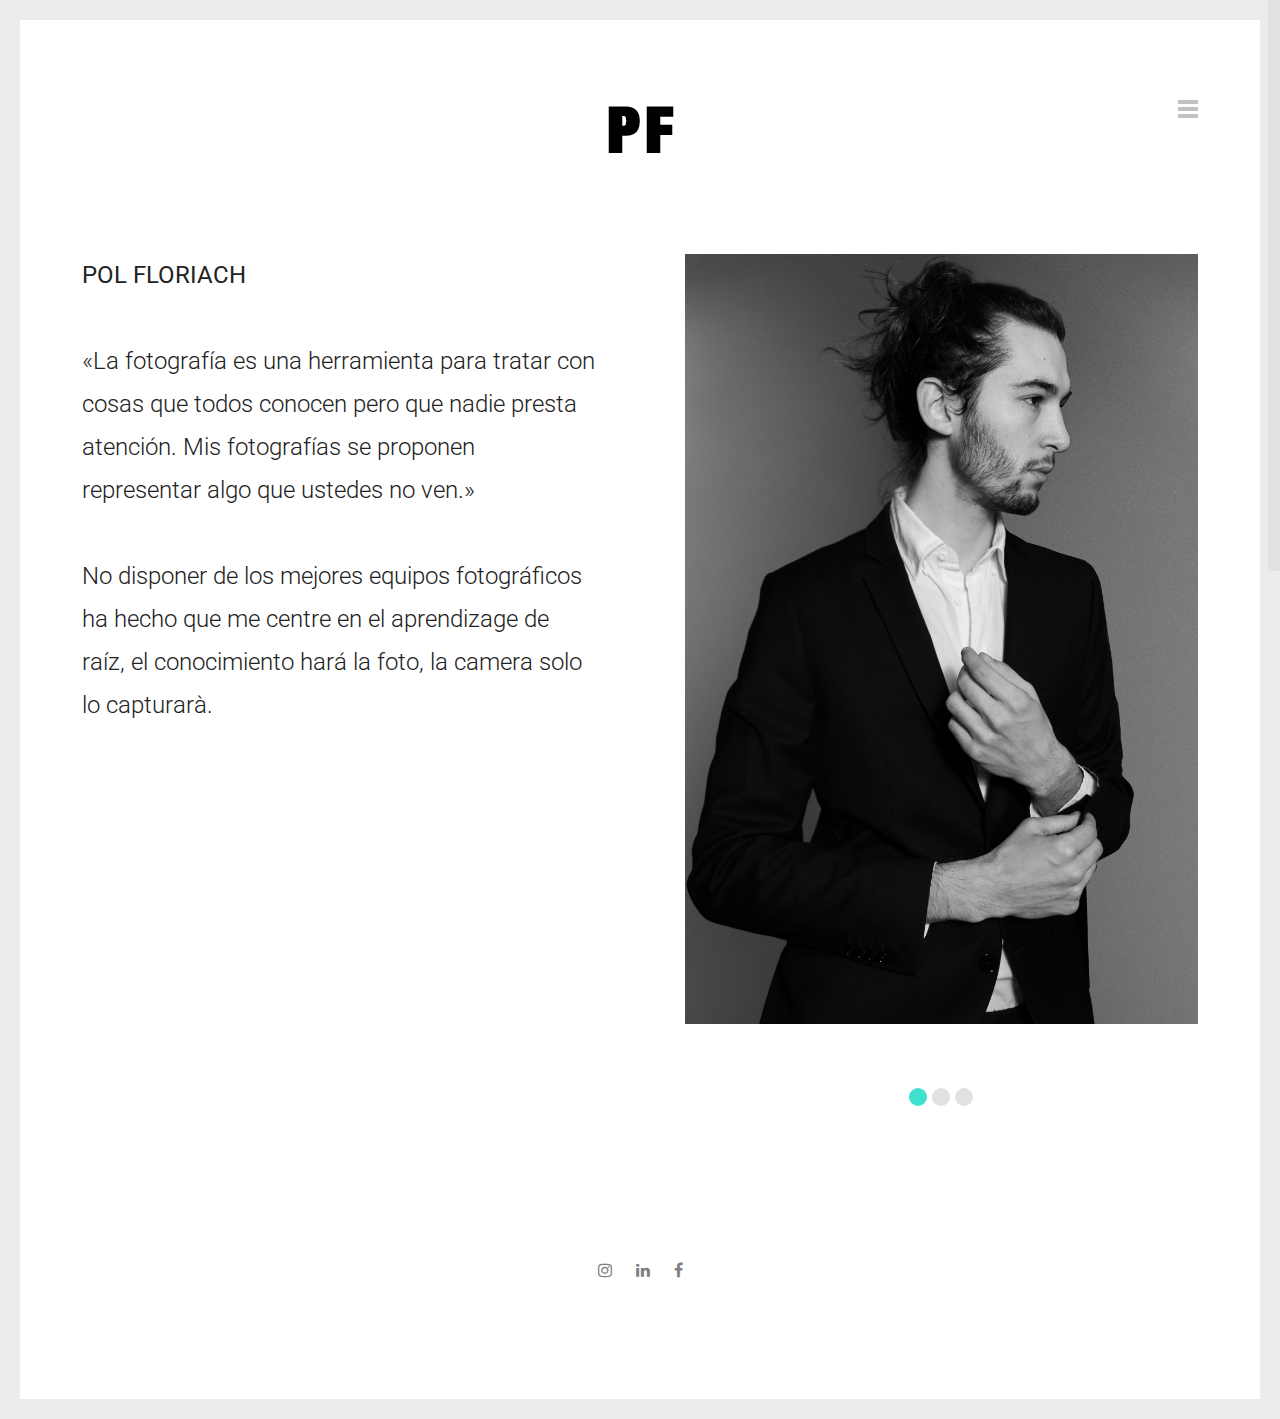
<file: index.html>
<!DOCTYPE HTML>
<html lang="en-US">
<head>
        <title>Pol Floriach</title>
        <meta http-equiv="Content-Type" content="text/html; charset=UTF-8">
        <meta name="description" content="Portfolio Pol Floriach" />
        <meta name="keywords" content="HTML, CSS, JavaScript, PHP" />
        <meta name="author" content="Pol Floriach" />
        <meta name="viewport" content="width=device-width, initial-scale=1, maximum-scale=1">

        <link rel="shortcut icon" href="images/favicon.png" />    
        <link href='http://fonts.googleapis.com/css?family=Roboto:300,400,400i,700,700i,900%7CMontserrat:400,700%7CPT+Serif' rel='stylesheet' type='text/css'>	
        <link rel="stylesheet" type="text/css"  href='css/clear.css' />
        <link rel="stylesheet" type="text/css"  href='css/common.css' />
        <link rel="stylesheet" type="text/css"  href='css/font-awesome.min.css' />
        <link rel="stylesheet" type="text/css"  href='css/carouFredSel.css' />
        <link rel="stylesheet" type="text/css"  href='css/prettyPhoto.css' />
        <link rel="stylesheet" type="text/css"  href='css/sm-clean.css' />        
        <link rel="stylesheet" type="text/css"  href='style.css' />

        <!--[if lt IE 9]>
                <script src="js/html5shiv.js"></script>                
                <script src="js/respond.min.js"></script>                
        <![endif]-->

    </head>
    <body class="page">

        <table class="doc-loader">
            <tbody>
                <tr>
                    <td>
                        <img src="images/ajax-document-loader.gif" alt="Loading...">                    
                    </td>
                </tr>
            </tbody>
        </table>   


        <div class="menu-wraper center-relative">
            <div class="menu-logo center-text">
                <a href="index.html">
                    <img src="images/reopenDefaultLogo.png" alt="Reopen" />
                </a>               
            </div>

            <nav id="header-main-menu" class="big-menu">
                <ul class="main-menu sm sm-clean">
                    <li>
                        <a href="index.html">Inicio</a>
                    </li>
                    <li>
                        <a>Sesiones</a>
                        <ul class="sub-menu">
                            <li>
                                <a href="estudio.html">Estudio</a>
                            </li>
                            <li>
                                <a href="exterior.html">Exterior</a>
                            </li>                            
                        </ul>
                    </li>     
                    <li>
                        <a>Eventos</a>
                        <ul class="sub-menu">
                            <li>
                                <a href="bodas.html">Bodas</a>
                            </li>
                            <li>
                                <a href="cumpleaños.html">Cumpleaños</a>
                            </li>                            
                            
                        </ul>
                    </li>                                     
                </ul>                
            </nav>      
            <div class="clear"></div>
        </div>

        <div class="body-wrapper">           
            <div class="header-holder center-relative relative">
                <div class="header-logo center-text">
                    <a href="index.html">
                        <img src="images/reopenDefaultLogo.png" alt="Reopen WP">
                    </a>               
                </div>
                <div class="toggle-holder absolute">
                    <div id="toggle">
                        <div class="first-menu-line"></div>
                        <div class="second-menu-line"></div>
                        <div class="third-menu-line"></div>
                    </div>
                </div>
                <div class="clear"></div>	
            </div>
            
            
                <div id="content" class="site-content">
                
                <article>
                    <div class="content-1170 center-relative">
                        <div class="one_half ">
                            <strong>POL FLORIACH</strong>
                            <br>
                            <br>
                            «La fotografía es una herramienta para tratar con cosas que todos conocen pero que nadie presta atención. Mis fotografías se proponen representar algo que ustedes no ven.»
                            <br>
                            <br>
                            No disponer de los mejores equipos fotográficos ha hecho que me centre en el aprendizage de raíz, el conocimiento hará la foto, la camera solo lo capturarà.
                            
                        </div>
                        <div class="one_half last ">                            
                            <script>
                                var slider1_speed = "500";
                                var slider1_auto = "true";
                                var slider1_pagination = "true";
                                var slider1_hover = "true";
                            </script>
                            <div class="image-slider-wrapper">
                                <div class="caroufredsel_wrapper">                                    
                                    <ul id="slider1" class="image-slider slides center-text">
                                        <li>
                                            <img src="images/estudiopt/sis1.jpg" alt="" />
                                        </li>
                                        <li>
                                            <img src="images/estudiopt/sis2.jpg" alt="" />
                                        </li>
                                        <li>
                                            <img src="images/estudiopt/sis3.jpg" alt="" />
                                        </li>
                                    </ul>
                                </div>
                                <div class="slider1_pagination carousel_pagination left"></div>
                                <div class="clear"></div>

                            </div>
                        </div>
            <div class="clear"></div>
            
         
            <div class="clear"></div>   


            <footer class="footer">
                <div class="content-970 center-relative">			
                    <ul>
                        <li class="social-footer">                
                            <a href="https://www.instagram.com/polfloriachph/">
                                <span class="fa fa-instagram"></span>
                            </a>
                           
                            <a href="https://www.linkedin.com/in/polfloriach/">
                                <span class="fa fa-linkedin"></span>
                            </a>
                            <a href="https://www.facebook.com/polfloriach">
                                <span class="fa fa-facebook"></span>
                            </a>
                            
                        </li>            
                    </ul>
                </div>
            </footer>

            <!-- End .body-border -->
        </div>


        <!--Load JavaScript-->
        <script src="js/jquery.js"></script>			                                       
        <script src='js/jquery.fitvids.js'></script>
        <script src='js/jquery.smartmenus.min.js'></script>
        <script src='js/isotope.pkgd.js'></script>
        <script src='js/imagesloaded.pkgd.js'></script>        
        <script src='js/isotope.pkgd.js'></script>        
        <script src='js/jquery.carouFredSel-6.0.0-packed.js'></script>
        <script src='js/jquery.mousewheel.min.js'></script>
        <script src='js/jquery.touchSwipe.min.js'></script>
        <script src='js/jquery.easing.1.3.js'></script>
        <script src='js/imagesloaded.pkgd.js'></script>
        <script src='js/jquery.prettyPhoto.js'></script>
        <script src='js/jquery.nicescroll.min.js'></script>
        <script src='js/main.js'></script>
    </body>
</html>
</file>
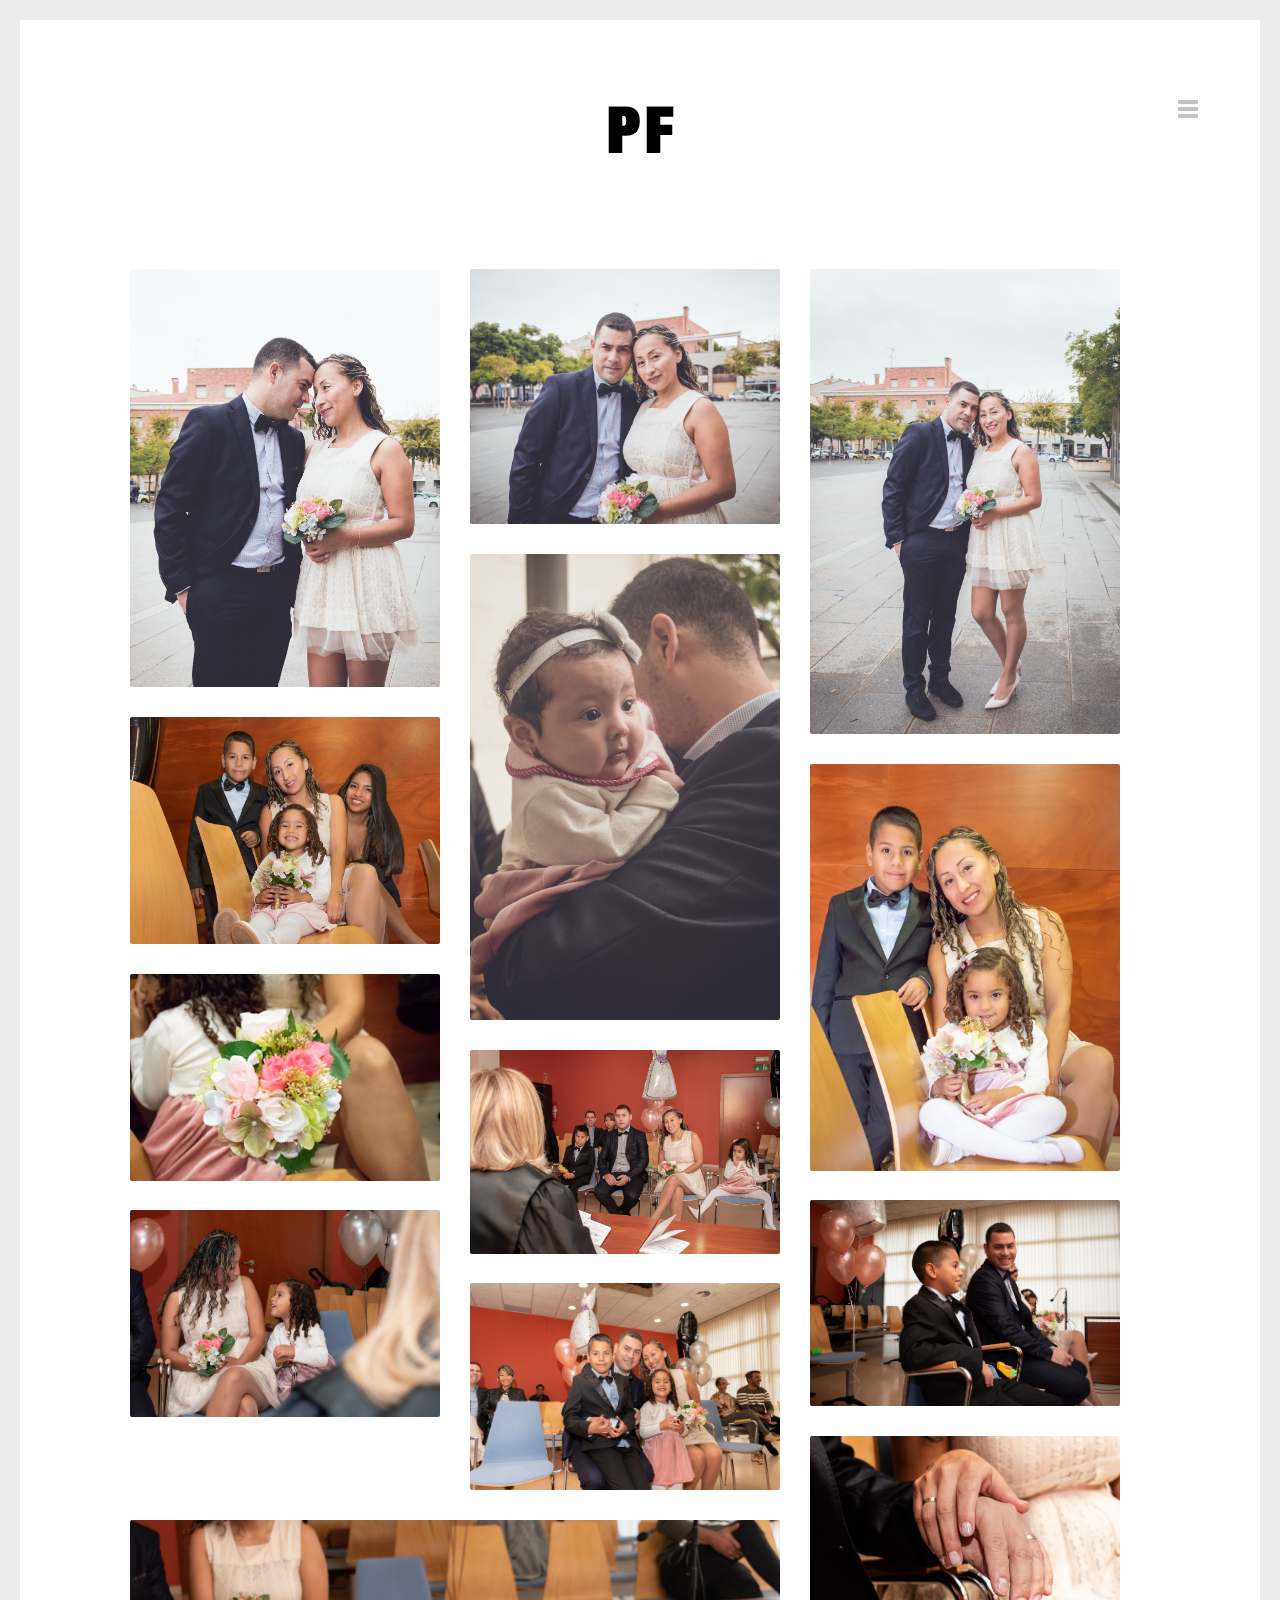
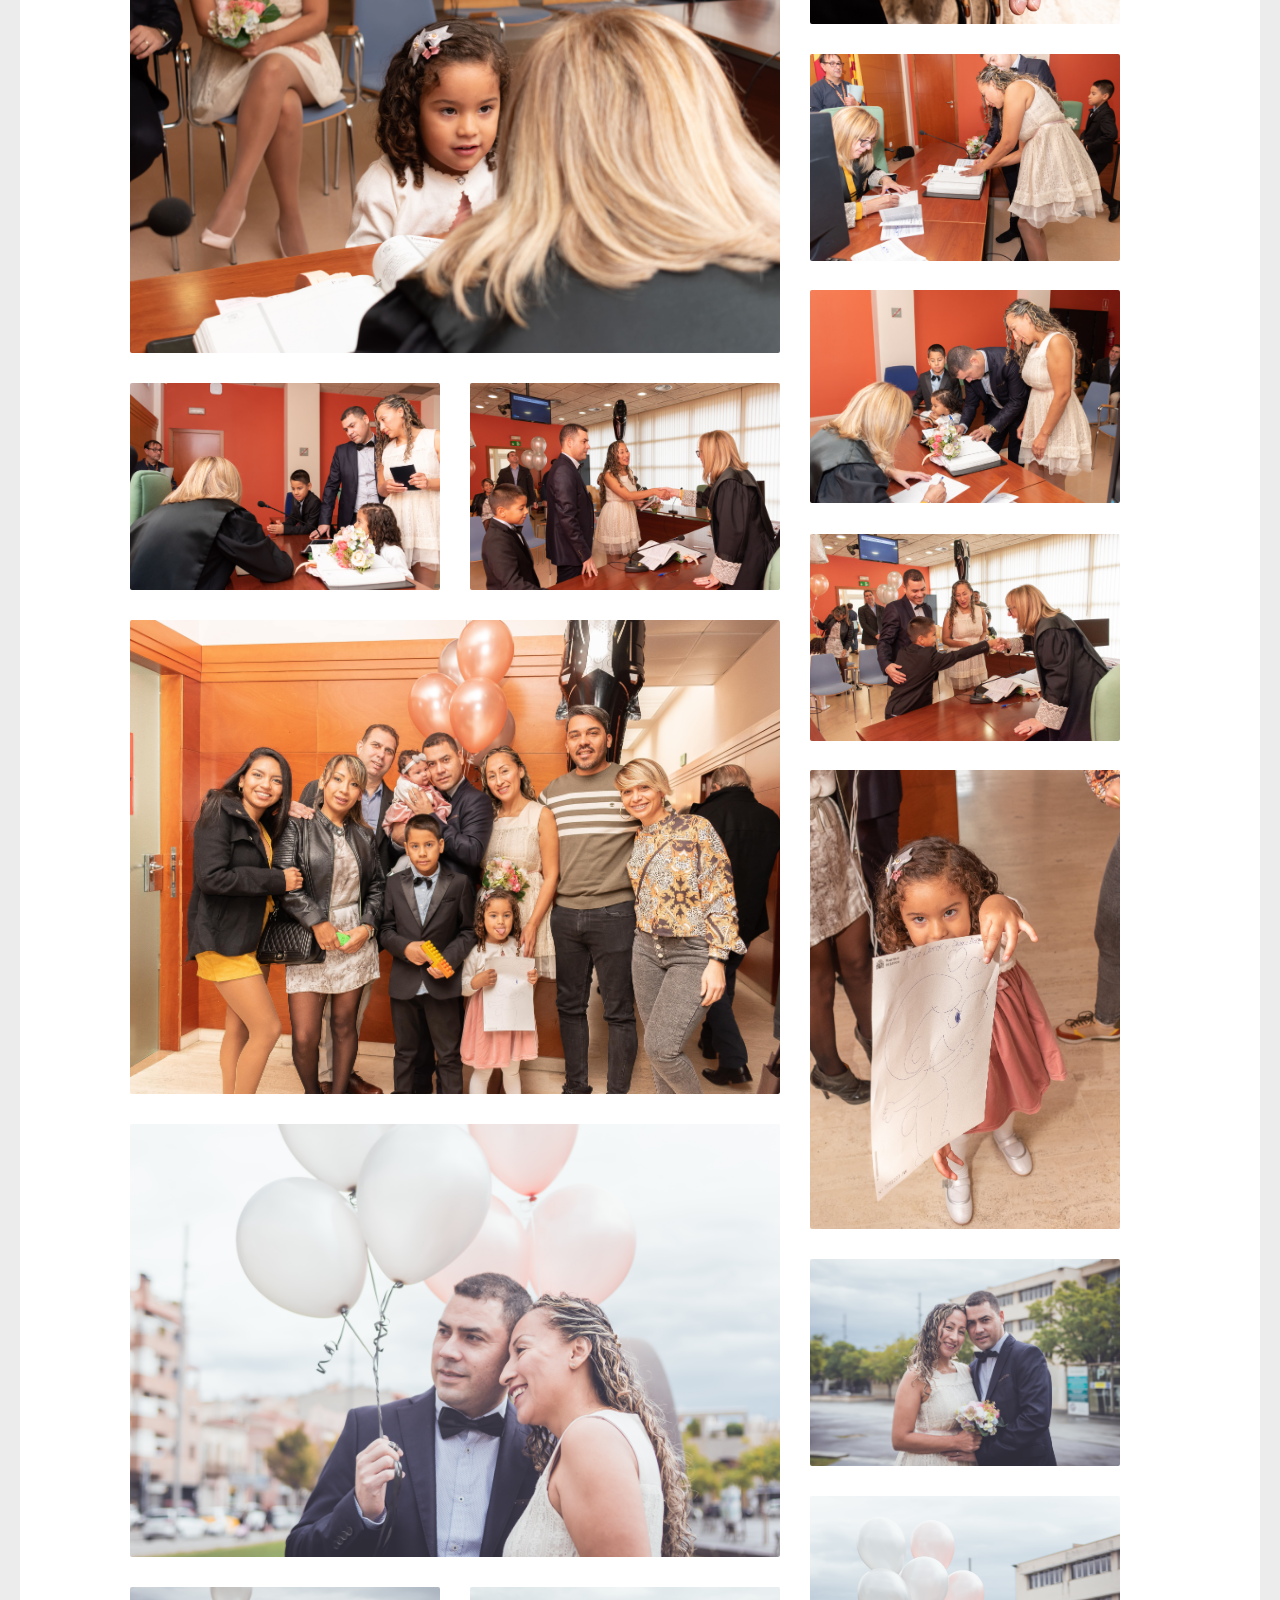
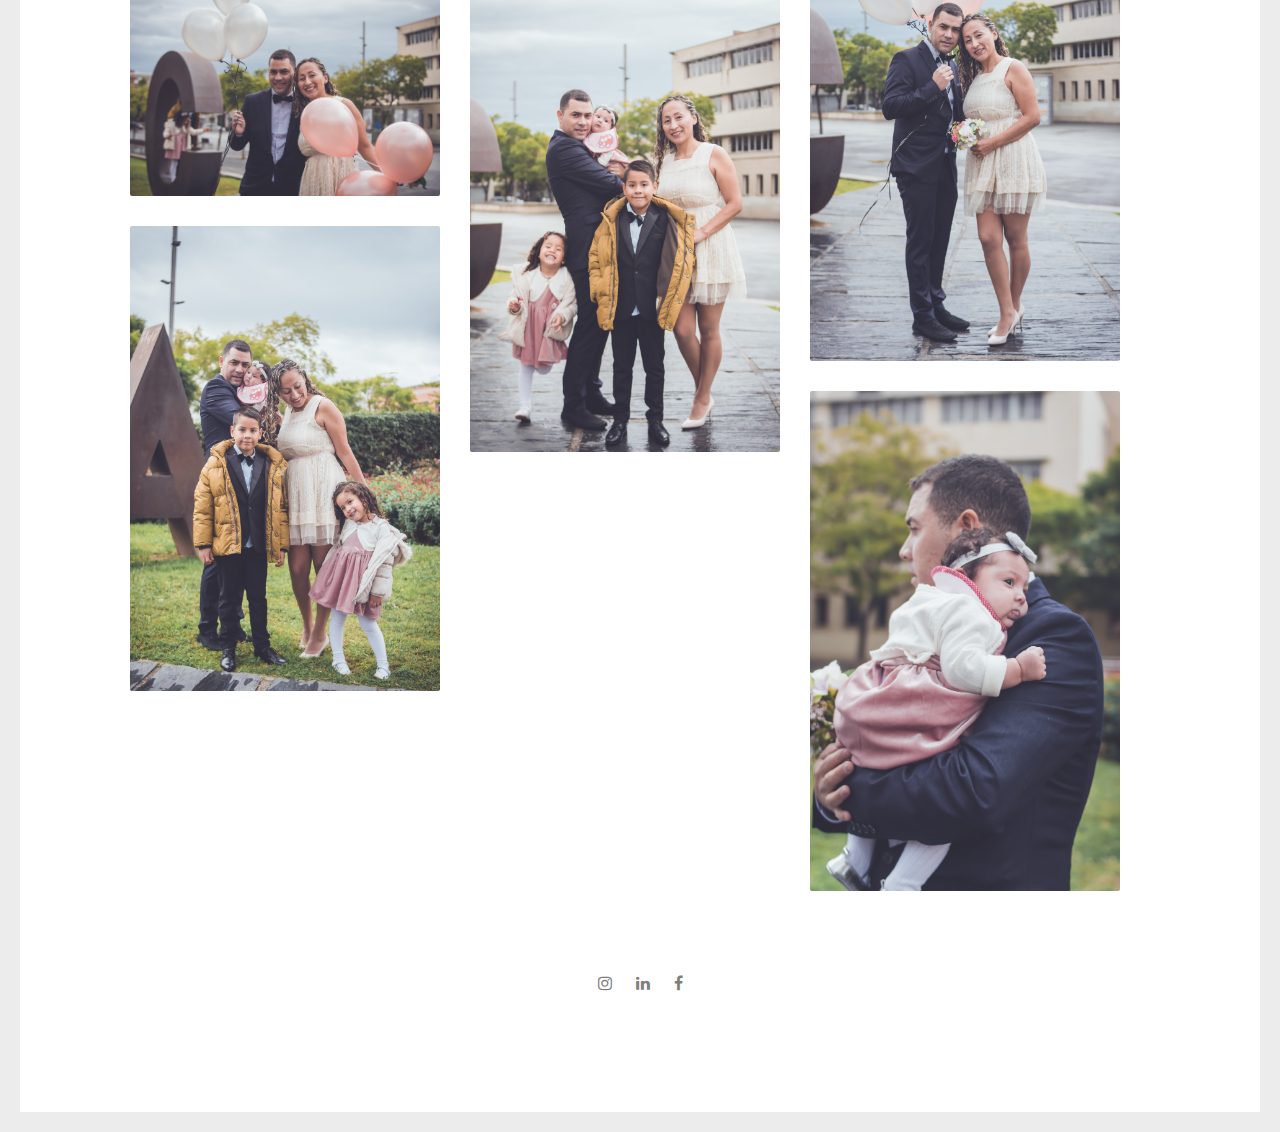
<file: bodas.html>
<!DOCTYPE HTML>
<html lang="en-US">
<head>
        <title>Bodas</title>
        <meta http-equiv="Content-Type" content="text/html; charset=UTF-8">
        <meta name="description" content="Portfolio Pol Floriach" />
        <meta name="keywords" content="HTML, CSS, JavaScript, PHP" />
        <meta name="author" content="Pol Floriach" />
        <meta name="viewport" content="width=device-width, initial-scale=1, maximum-scale=1">

        <link rel="shortcut icon" href="images/favicon.png" />    
        <link href='http://fonts.googleapis.com/css?family=Roboto:300,400,400i,700,700i,900%7CMontserrat:400,700%7CPT+Serif' rel='stylesheet' type='text/css'>	
        <link rel="stylesheet" type="text/css"  href='css/clear.css' />
        <link rel="stylesheet" type="text/css"  href='css/common.css' />
        <link rel="stylesheet" type="text/css"  href='css/font-awesome.min.css' />
        <link rel="stylesheet" type="text/css"  href='css/carouFredSel.css' />
        <link rel="stylesheet" type="text/css"  href='css/prettyPhoto.css' />
        <link rel="stylesheet" type="text/css"  href='css/sm-clean.css' />        
        <link rel="stylesheet" type="text/css"  href='style.css' />

        <!--[if lt IE 9]>
                <script src="js/html5shiv.js"></script>                
                <script src="js/respond.min.js"></script>                
        <![endif]-->

    </head>
    <body class="page">

        <table class="doc-loader">
            <tbody>
                <tr>
                    <td>
                        <img src="images/ajax-document-loader.gif" alt="Loading...">                    
                    </td>
                </tr>
            </tbody>
        </table>   


        <div class="menu-wraper center-relative">
            <div class="menu-logo center-text">
                <a href="index.html">
                    <img src="images/reopenDefaultLogo.png" alt="Reopen" />
                </a>               
            </div>

            <nav id="header-main-menu" class="big-menu">
                <ul class="main-menu sm sm-clean">
                    <li>
                        <a href="index.html">Inicio</a>
                    </li>
                    <li>
                        <a>Sesiones</a>
                        <ul class="sub-menu">
                            <li>
                                <a href="estudio.html">Estudio</a>
                            </li>
                            <li>
                                <a href="exterior.html">Exterior</a>
                            </li>                            
                        </ul>
                    </li>     
                    <li>
                        <a>Eventos</a>
                        <ul class="sub-menu">
                            <li>
                                <a href="bodas.html">Bodas</a>
                            </li>
                            <li>
                                <a href="cumpleaños.html">Cumpleaños</a>
                            </li>                            
                            
                        </ul>
                    </li>                                     
                </ul>                
            </nav>      
            <div class="clear"></div>
        </div>

        <div class="body-wrapper">           
            <div class="header-holder center-relative relative">
                <div class="header-logo center-text">
                    <a href="index.html">
                        <img src="images/reopenDefaultLogo.png" alt="Reopen WP">
                    </a>               
                </div>
                <div class="toggle-holder absolute">
                    <div id="toggle">
                        <div class="first-menu-line"></div>
                        <div class="second-menu-line"></div>
                        <div class="third-menu-line"></div>
                    </div>
                </div>
                <div class="clear"></div>	
            </div>
            
<div class="grid" id="portfolio">
                <div class="grid-sizer"></div>
               
                 <div class="grid-item element-item p_one_third">
                    <a href="images/bodasopt/boda2.jpg" data-rel="prettyPhoto[gallery1]">
                        <img src="images/bodasopt/boda2.jpg" alt="" />
                    </a>
                </div>
                 <div class="grid-item element-item p_one_third">
                    <a href="images/bodasopt/boda1.jpg" data-rel="prettyPhoto[gallery1]">
                        <img src="images/bodasopt/boda1.jpg" alt="" />
                    </a>
                </div>
                 <div class="grid-item element-item p_one_third">
                    <a href="images/bodasopt/boda3.jpg" data-rel="prettyPhoto[gallery1]">
                        <img src="images/bodasopt/boda3.jpg" alt="" />
                    </a>
                </div>
                 <div class="grid-item element-item p_one_third">
                    <a href="images/bodasopt/boda4.jpg" data-rel="prettyPhoto[gallery1]">
                        <img src="images/bodasopt/boda4.jpg" alt="" />
                    </a>
                </div>
                 <div class="grid-item element-item p_one_third">
                    <a href="images/bodasopt/boda5.jpg" data-rel="prettyPhoto[gallery1]">
                        <img src="images/bodasopt/boda5.jpg" alt="" />
                    </a>
                </div>
                 <div class="grid-item element-item p_one_third">
                    <a href="images/bodasopt/boda6.jpg" data-rel="prettyPhoto[gallery1]">
                        <img src="images/bodasopt/boda6.jpg" alt="" />
                    </a>
                </div>
                
                 <div class="grid-item element-item p_one_third">
                    <a href="images/bodasopt/boda7.jpg" data-rel="prettyPhoto[gallery1]">
                        <img src="images/bodasopt/boda7.jpg" alt="" />
                    </a>
                </div>
                
                 <div class="grid-item element-item p_one_third">
                    <a href="images/bodasopt/boda8.jpg" data-rel="prettyPhoto[gallery1]">
                        <img src="images/bodasopt/boda8.jpg" alt="" />
                    </a>
                </div>
                 <div class="grid-item element-item p_one_third">
                    <a href="images/bodasopt/boda9.jpg" data-rel="prettyPhoto[gallery1]">
                        <img src="images/bodasopt/boda9.jpg" alt="" />
                    </a>
                </div>
                 <div class="grid-item element-item p_one_third">
                    <a href="images/bodasopt/boda10.jpg" data-rel="prettyPhoto[gallery1]">
                        <img src="images/bodasopt/boda10.jpg" alt="" />
                    </a>
                </div>
                 <div class="grid-item element-item p_one_third">
                    <a href="images/bodasopt/boda11.jpg" data-rel="prettyPhoto[gallery1]">
                        <img src="images/bodasopt/boda11.jpg" alt="" />
                    </a>
                </div>
                
                 <div class="grid-item element-item p_one_third">
                    <a href="images/bodasopt/boda12.jpg" data-rel="prettyPhoto[gallery1]">
                        <img src="images/bodasopt/boda12.jpg" alt="" />
                    </a>
                </div>
                <div class="grid-item element-item p_two_third">
                    <a href="images/bodasopt/boda13.jpg" data-rel="prettyPhoto[gallery1]">
                        <img src="images/bodasopt/boda13.jpg" alt="" />
                    </a>
                </div>
                <div class="grid-item element-item p_one_third">
                    <a href="images/bodasopt/boda14.jpg" data-rel="prettyPhoto[gallery1]">
                        <img src="images/bodasopt/boda14.jpg" alt="" />
                    </a>
                </div>
                <div class="grid-item element-item p_one_third">
                    <a href="images/bodasopt/boda15.jpg" data-rel="prettyPhoto[gallery1]">
                        <img src="images/bodasopt/boda15.jpg" alt="" />
                    </a>
                </div>
                <div class="grid-item element-item p_one_third">
                    <a href="images/bodasopt/boda16.jpg" data-rel="prettyPhoto[gallery1]">
                        <img src="images/bodasopt/boda16.jpg" alt="" />
                    </a>
                </div>
                <div class="grid-item element-item p_one_third">
                    <a href="images/bodasopt/boda17.jpg" data-rel="prettyPhoto[gallery1]">
                        <img src="images/bodasopt/boda17.jpg" alt="" />
                    </a>
                </div>
                <div class="grid-item element-item p_one_third">
                    <a href="images/bodasopt/boda18.jpg" data-rel="prettyPhoto[gallery1]">
                        <img src="images/bodasopt/boda18.jpg" alt="" />
                    </a>
                </div>
                <div class="grid-item element-item p_two_third">
                    <a href="images/bodasopt/boda19.jpg" data-rel="prettyPhoto[gallery1]">
                        <img src="images/bodasopt/boda19.jpg" alt="" />
                    </a>
                </div>
                <div class="grid-item element-item p_one_third">
                    <a href="images/bodasopt/boda20.jpg" data-rel="prettyPhoto[gallery1]">
                        <img src="images/bodasopt/boda20.jpg" alt="" />
                    </a>
                </div>
                <div class="grid-item element-item p_two_third">
                    <a href="images/bodasopt/boda23.jpg" data-rel="prettyPhoto[gallery1]">
                        <img src="images/bodasopt/boda23.jpg" alt="" />
                    </a>
                </div>
                <div class="grid-item element-item p_one_third">
                    <a href="images/bodasopt/boda21.jpg" data-rel="prettyPhoto[gallery1]">
                        <img src="images/bodasopt/boda21.jpg" alt="" />
                    </a>
                </div>
                <div class="grid-item element-item p_one_third">
                    <a href="images/bodasopt/boda22.jpg" data-rel="prettyPhoto[gallery1]">
                        <img src="images/bodasopt/boda22.jpg" alt="" />
                    </a>
                </div>
                
                
                
                <div class="grid-item element-item p_one_third">
                    <a href="images/bodasopt/boda24.jpg" data-rel="prettyPhoto[gallery1]">
                        <img src="images/bodasopt/boda24.jpg" alt="" />
                    </a>
                </div>
                <div class="grid-item element-item p_one_third">
                    <a href="images/bodasopt/boda25.jpg" data-rel="prettyPhoto[gallery1]">
                        <img src="images/bodasopt/boda25.jpg" alt="" />
                    </a>
                </div>
                <div class="grid-item element-item p_one_third">
                    <a href="images/bodasopt/boda26.jpg" data-rel="prettyPhoto[gallery1]">
                        <img src="images/bodasopt/boda26.jpg" alt="" />
                    </a>
                </div>
                <div class="grid-item element-item p_one_third">
                    <a href="images/bodasopt/boda27.jpg" data-rel="prettyPhoto[gallery1]">
                        <img src="images/bodasopt/boda27.jpg" alt="" />
                    </a>
                </div>

               

            </div>














            

            
            <div class="clear"></div>
            
           
            <div class="clear"></div>   


            <footer class="footer">
                <div class="content-970 center-relative">			
                    <ul>
                        <li class="social-footer">                
                            <a href="https://www.instagram.com/polfloriachph/">
                                <span class="fa fa-instagram"></span>
                            </a>
                           
                            <a href="https://www.linkedin.com/in/polfloriach/">
                                <span class="fa fa-linkedin"></span>
                            </a>
                            <a href="https://www.facebook.com/polfloriach">
                                <span class="fa fa-facebook"></span>
                            </a>
                            
                        </li>            
                    </ul>
                </div>
            </footer>

            <!-- End .body-border -->
        </div>


        <!--Load JavaScript-->
        <script src="js/jquery.js"></script>			                                       
        <script src='js/jquery.fitvids.js'></script>
        <script src='js/jquery.smartmenus.min.js'></script>
        <script src='js/isotope.pkgd.js'></script>
        <script src='js/imagesloaded.pkgd.js'></script>        
        <script src='js/isotope.pkgd.js'></script>        
        <script src='js/jquery.carouFredSel-6.0.0-packed.js'></script>
        <script src='js/jquery.mousewheel.min.js'></script>
        <script src='js/jquery.touchSwipe.min.js'></script>
        <script src='js/jquery.easing.1.3.js'></script>
        <script src='js/imagesloaded.pkgd.js'></script>
        <script src='js/jquery.prettyPhoto.js'></script>
        <script src='js/jquery.nicescroll.min.js'></script>
        <script src='js/main.js'></script>
    </body>
</html>
</file>
<file: css/clear.css>
html, body, div, span, object, iframe,
h1, h2, h3, h4, h5, h6, p, blockquote, pre,
abbr, address, cite, code,
del, dfn, em, img, ins, kbd, q, samp,
small, strong, sub, sup, var,
b, i, ol, ul, li,
fieldset, form, label, legend,
table, caption, tbody, tfoot, thead, tr, th, td,
article, aside, canvas, details, figcaption, figure, 
footer, header, hgroup, menu, nav, section, summary,
time, mark, audio, video {
    margin:0;
    padding:0;
    border:0;
    outline: none;
    font-size:100%;
    vertical-align:baseline;
    background:transparent;
}

body {
    line-height:1;
}

article,aside,details,figcaption,figure,
footer,header,hgroup,menu,nav,section { 
    display:block;
}

nav ul,ul,ol {
    list-style:none;
}

blockquote, q {
    quotes:none;
}

blockquote:before, blockquote:after,
q:before, q:after {
    content:'';
    content:none;
}

a {
    margin:0;
    padding:0;
    font-size:100%;
	outline: none;
    vertical-align:baseline;
    background:transparent;
}

ins {
    background-color:#ff9;
    color:#000;
    text-decoration:none;
}

mark {
    background-color:#ff9;
    color:#000; 
    font-style:italic;
    font-weight:bold;
}

del {
    text-decoration: line-through;
}

abbr[title], dfn[title] {
    border-bottom:1px dotted;
    cursor:help;
}

table {
    border-collapse:collapse;
    border-spacing:0;
}

hr {
    display:block;
    height:1px;
    border:0;   
    border-top:1px solid #cccccc;
    margin:1em 0;
    padding:0;
}

input, select {
    vertical-align:middle;
}

input:focus, textarea:focus
{
    outline: none;
}
</file>
<file: css/common.css>
.block
{
    display: block;
}
.hidden
{
    display: none;
}
.clear
{
    clear: both;
}
.left
{
    float: left;
}
.right
{
    float: right;
}
.line-height
{
    line-height: 0;
}
.clear-right
{
    clear: right;
}
.clear-left
{
    clear: left;
}
.center-relative
{
    margin-left: auto;
    margin-right: auto;
}
.center-absolute
{
    left: 50%;
}
.center-text
{
    text-align: center !important;
}
.text-left
{
    text-align: left;
}
.text-right
{
    text-align: right;
}
.absolute
{
    position: absolute;
}
.fixed
{
    position: fixed;
}
.relative
{
    position: relative;
}
.margin-0, .margin-0 img
{
    margin: 0 !important;
    line-height: 0;
}
.top-0
{
    margin-top: 0 !important;
}
.top-5
{
    margin-top: 5px !important;	
}
.top-10
{
    margin-top: 10px;	
}
.top-15
{
    margin-top: 15px;	
}
.top-20
{
    margin-top: 20px;
}
.top-25
{
    margin-top: 25px;	
}
.top-30
{
    margin-top: 30px;	
}
.top-50
{
    margin-top: 50px;	
}
.top-60
{
    margin-top: 60px;	
}
.top-70
{
    margin-top: 70px;	
}
.top-75
{
    margin-top: 75px;	
}
.top-80
{
    margin-top: 80px;
}
.top-100
{
    margin-top: 100px;	
}
.top-105
{
    margin-top: 105px;	
}
.top-120
{
    margin-top: 120px;
}
.top-150
{
    margin-top: 150px;	
}
.top-200
{
    margin-top: 200px;	
}
.top-negative-30
{
    margin-top: -30px;
}
.left-35
{
    margin-left:35px;
}
.right-35
{
    margin-right:35px;
}
.bottom-0
{
    margin-bottom: 0 !important;
}
.bottom-10
{
    margin-bottom: 10px !important;
}
.bottom-20
{
    margin-bottom: 20px !important;
}
.bottom-25
{
    margin-bottom: 25px !important;
}
.bottom-30
{
    margin-bottom: 30px !important;
}
.bottom-50
{
    margin-bottom: 50px !important;
}
.bottom-100
{
    margin-bottom: 100px !important;
}
.bottom-150
{
    margin-bottom: 150px !important;
}
.bottom-200
{
    margin-bottom: 200px !important;
}
.width-25
{
    width: 25%;
}
.width-50
{
    width: 50%;
}
.width-75
{
    width: 75%;
}
.width-85
{
    width: 85%;
}
.width-100
{
    width: 100%;
}
.sticky
{
    font-size: 100%;
}
blockquote
{
    margin-top: 90px;
    margin-bottom: 50px;
    font-size: 24px;
    line-height: 44px;
    color: #b5b5b5;
    font-weight: 400;
    position: relative;
    z-index: 2;
}
blockquote:before 
{
    content: "\201C";
    font-size: 250px;
    line-height: 0;
    font-family: Arial, sans-serif;
    color: #f4f4f4;
    position: absolute;
    top: 27px;
    left: -85px;
    z-index: 1;
    font-weight: 900;
}
blockquote.inline-blockquote
{
    width: 480px;
    float: left;
    margin-left: -80px;
    margin-right: 100px; 
    margin-top: 70px;
}
blockquote p
{
    position: relative;
    z-index: 2;
}
.wrap-blockquote
{
    display: inline;
}
address
{
    font-size: 32px;
    line-height: 50px;
    font-style: normal;
}
iframe
{
    width: 100%;
}
a.button
{
    display: inline-block;
    color: #f277ae;
    border: 1px solid #f277ae;
    text-align: center;
    padding-bottom: 15px;
    padding-top: 12px;
    padding-left: 50px;
    padding-right: 50px;
    cursor: pointer;
    margin-bottom: 25px;
    vertical-align: middle;
    text-decoration: none;
    border-radius: 50px;
    font-size: 22px;
    transition: all .2s linear;
}
a.button:active
{
    position: relative;
    top: 1px;	
}
a.button:hover
{
    color: white;
    background-color: #f277ae;
}
h1,h2,h3,h4,h5,h6
{
    padding: 20px 0;
}
h1
{
    font-size: 38px;
    line-height: 38px;    
}
h2
{
    font-size: 34px;    
    line-height: 34px;    
}
h3
{
    font-size: 32px;  
    line-height: 32px;    
}
h4
{
    font-size: 30px;    
}
h5
{
    font-size: 28px;   
}
h6
{
    font-size: 26px;    
}
em
{
    font-style: italic;
}
ol
{
    list-style-type: decimal;
}
pre
{
    word-wrap: break-word;
}
.single-content table, .single-content th, .single-content td, .page-content table, .page-content th, .page-content td
{
    border:1px solid black;
    padding: 10px;
    vertical-align: middle;
}
sup
{
    vertical-align: super;
    font-size: smaller;
}
sub
{
    vertical-align: sub;
    font-size: smaller;
}
.single-content ol
{
    display: block;
    list-style-type: decimal;
    margin: 0 0 14px 17px;
}
.single-content ul
{
    display: block;
    list-style-type: disc;
    margin: 0 0 14px 17px;
}

/* COLUMNS */

.one,  .one_half,  .one_third,  .two_third,  .three_fourth, 
.one_fourth{
    margin-right: 170px;
    float: left;
    position: relative;
    margin-bottom: 30px;
}
.last{
    margin-right: 0 !important;
    clear: right;
}
.one{
    float: none;
    display: block;
    clear: both;
    margin-right: 0;
}
.one_half{
    width: 500px;
}
.one_third{
    width: 276px;
}
.two_third{
    width: 723px;
}
.one_fourth{
    width: 165px;
}
.three_fourth{
    width: 835px;
}
.col-570
{
    width: 570px;
    margin-right: 100px;
}
.last.col-570
{
    margin-left: -70px;
}

.one img,  .one_half img,  .one_third img,  .two_third img, 
.three_fourth img,  .one_fourth img{
    max-width: 100%;
    height: auto;
    max-height: 100%;
    width: auto;	
}

.one_half.margin-0{
    width: 50%;
}
.one_third.margin-0{
    width: 33.333333333%;
}
.two_third.margin-0{
    width: 66.666666666%;
}
.one_fourth.margin-0{
    width: 25%;
}
.three_fourth.margin-0{
    width: 75%;
}

/* MENU */

/* Mobile first layout SmartMenus Core CSS (it's not recommended editing these rules)
   You need this once per page no matter how many menu trees or different themes you use.
-------------------------------------------------------------------------------------------*/

.sm,.sm ul,.sm li{display:block;list-style:none;margin:0;padding:0;line-height:normal;direction:ltr;-webkit-tap-highlight-color:rgba(0,0,0,0);}
.sm-rtl,.sm-rtl ul,.sm-rtl li{direction:rtl;text-align:right;}
.sm>li>h1,.sm>li>h2,.sm>li>h3,.sm>li>h4,.sm>li>h5,.sm>li>h6{margin:0;padding:0;}
.sm ul{display:none;}
.sm li,.sm a{position:relative;}
.sm a{display:block;}
.sm a.disabled{cursor:not-allowed;}
.sm:after{content:"\00a0";display:block;height:0;font:0px/0 serif;clear:both;visibility:hidden;overflow:hidden;}
.sm,.sm *,.sm *:before,.sm *:after{-moz-box-sizing:border-box;-webkit-box-sizing:border-box;box-sizing:border-box;}




/* WP DEFAULT CLASSES */

.alignnone {
    margin: 5px 20px 20px 0;
}

.aligncenter,
div.aligncenter {
    display: block;
    margin: 5px auto 5px auto;
}

.alignright {
    float:right;
    margin: 5px 0 20px 20px;
}

.alignleft {
    float: left;
    margin: 5px 20px 20px 0;
}

.aligncenter {
    display: block;
    margin: 5px auto 5px auto;
}

a img.alignright {
    float: right;
    margin: 5px 0 20px 20px;
}

a img.alignnone {
    margin: 20px 0px;
}

a img.alignleft {
    float: left;
    margin: 5px 20px 20px 0;
}

a img.aligncenter {
    display: block;
    margin-left: auto;
    margin-right: auto
}

.wp-caption {
    max-width: 100%;
}

.wp-caption.alignnone {
    margin: 20px 0px;
}

.wp-caption.alignleft {
    margin: 5px 20px 20px 0;
    text-align: left;
}

.wp-caption.alignright {
    margin: 5px 0 20px 20px;
    text-align: right;
}

.wp-caption img {
    width: auto;
    height: auto;
    max-width: 100%;
    max-height: 100%;
}

.wp-caption p.wp-caption-text {
    font-size: 11px;
    line-height: 17px;
    margin: 0;
    padding: 0 4px 5px;
    text-align: right;
}
.gallery-caption
{
    font-size: 100%;
}
.bypostauthor
{
    font-size: 100%;
}
/* Text meant only for screen readers. */
.screen-reader-text {
    clip: rect(1px, 1px, 1px, 1px);
    position: absolute !important;
    height: 1px;
    width: 1px;
    overflow: hidden;
}

.screen-reader-text:focus {
    background-color: #f1f1f1;
    border-radius: 3px;
    box-shadow: 0 0 2px 2px rgba(0, 0, 0, 0.6);
    clip: auto !important;
    color: #21759b;
    display: block;
    font-size: 14px;
    font-size: 0.875rem;
    font-weight: bold;
    height: auto;
    left: 5px;
    line-height: normal;
    padding: 15px 23px 14px;
    text-decoration: none;
    top: 5px;
    width: auto;
    z-index: 100000; /* Above WP toolbar. */
}
</file>
<file: css/carouFredSel.css>
.list_carousel.responsive {	
    margin-left: 0;
    width: 91%;
}
.list_carousel ul {
    margin: 0;
    padding: 0;
    list-style: none;
    display: block;
}
.list_carousel li {
    text-align: center;		
    padding: 0;
    display: block;
    float: left;
    position: relative;
}	
.list_carousel li img{
    width: 100% !important;
    height: auto !important;
    max-width: none !important;
    max-height: none !important;
}
a.image_slider_prev{background-image: url(../images/navigation_arrows_left.png); width: 105px; height: 90px; z-index: 2;}
a.image_slider_prev:hover{background-position: 0 -90px;}
a.image_slider_next{background-image: url(../images/navigation_arrows_right.png); width: 105px; height: 90px; z-index: 2;}
a.image_slider_next:hover{background-position: 0 -90px;}
.carousel_pagination {margin-top: 50px; margin-bottom: 50px; margin-left: 160px;}
.carousel_pagination a {margin: 0 0 0 5px; float: left; transition: background-color .2s linear}
.carousel_pagination a:first-child {margin: 0;}
.carousel_pagination a {width: 18px; height: 18px; border-radius: 90%; display: block; cursor: pointer; text-indent: -9999px;}
.caroufredsel_wrapper{z-index: 1 !important; margin-top: 0 !important; margin-left: 0 !important;}
</file>
<file: css/prettyPhoto.css>
/* ------------------------------------------------------------------------
        This you can edit.
------------------------------------------------------------------------- */

/* ----------------------------------
        Default Theme
----------------------------------- */

div.pp_default .pp_top,
div.pp_default .pp_top .pp_middle,
div.pp_default .pp_top .pp_left,
div.pp_default .pp_top .pp_right,
div.pp_default .pp_bottom,
div.pp_default .pp_bottom .pp_left,
div.pp_default .pp_bottom .pp_middle,
div.pp_default .pp_bottom .pp_right { height: 13px; }

div.pp_default .pp_content .ppt { color: #f8f8f8; }
div.pp_default .pp_content_container .pp_left { padding-left: 13px; }
div.pp_default .pp_content_container .pp_right { padding-right: 13px; }
/*div.pp_default .pp_content { background-color: #fff; }*/
div.pp_default .pp_next:hover { background: url(../images/prettyPhoto/default/sprite_next.png) center right  no-repeat; cursor: pointer; } /* Next button */
div.pp_default .pp_previous:hover { background: url(../images/prettyPhoto/default/sprite_prev.png) center left no-repeat; cursor: pointer; } /* Previous button */
div.pp_default .pp_expand { background: url(../images/prettyPhoto/default/sprite.png) 0 -29px no-repeat; cursor: pointer; width: 28px; height: 28px; display: none !important; } /* Expand button */
div.pp_default .pp_expand:hover { background: url(../images/prettyPhoto/default/sprite.png) 0 -56px no-repeat; cursor: pointer; } /* Expand button hover */
div.pp_default .pp_contract { background: url(../images/prettyPhoto/default/sprite.png) 0 -84px no-repeat; cursor: pointer; width: 28px; height: 28px; } /* Contract button */
div.pp_default .pp_contract:hover { background: url(../images/prettyPhoto/default/sprite.png) 0 -113px no-repeat; cursor: pointer; } /* Contract button hover */
div.pp_default .pp_close { width: 30px; height: 30px; cursor: pointer; } /* Close button */
div.pp_default #pp_full_res .pp_inline { color: #000; background-color: white; padding: 30px; } 
.pp_inline img {max-width: 100%; max-height: 100%; width: auto; height: auto;}
div.pp_default .pp_gallery ul li a { background: url(../images/prettyPhoto/default/default_thumb.png) center center #f8f8f8; border:1px solid #aaa; }
div.pp_default .pp_gallery ul li a:hover,
div.pp_default .pp_gallery ul li.selected a { border-color: #fff; }
div.pp_default .pp_social { margin-top: 7px;}

div.pp_default .pp_gallery a.pp_arrow_previous,
div.pp_default .pp_gallery a.pp_arrow_next { position: static; left: auto; }
div.pp_default .pp_nav .pp_play,
div.pp_default .pp_nav .pp_pause { background: url(../images/prettyPhoto/default/sprite.png) -51px 1px no-repeat; height:30px; width:30px; }
div.pp_default .pp_nav .pp_pause { background-position: -51px -29px; }
div.pp_default .pp_details { position: relative; }
div.pp_default a.pp_arrow_previous,
div.pp_default a.pp_arrow_next { height: 26px;  margin: -4px 0 0 0; width: 20px; }
div.pp_default a.pp_arrow_next { left: 52px;} /* The next arrow in the bottom nav */
div.pp_default .pp_content_container .pp_details { margin-top: 5px; }
div.pp_default .pp_nav { clear: none; height: 30px; width: 110px; position: relative; }
div.pp_default .pp_nav .currentTextHolder{ font-family: Georgia; font-style: italic; color:#999; font-size: 11px; left: 75px; line-height: 25px; margin: 0; padding: 0 0 0 10px; position: absolute; top: 2px; }

div.pp_default .pp_close:hover, div.pp_default .pp_nav .pp_play:hover, div.pp_default .pp_nav .pp_pause:hover, div.pp_default .pp_arrow_next:hover, div.pp_default .pp_arrow_previous:hover { opacity:0.7; }

div.pp_default .pp_description{ font-size: 11px; font-weight: bold; line-height: 14px; margin: 5px 50px 5px 0; }


div.pp_default .pp_loaderIcon { background: url(../images/prettyPhoto/default/loader.gif) center center no-repeat; background-color: white;} /* Loader icon */


/* ----------------------------------
        Light Rounded Theme
----------------------------------- */


div.light_rounded .pp_top .pp_left { background: url(../images/prettyPhoto/light_rounded/sprite.png) -88px -53px no-repeat; } /* Top left corner */
div.light_rounded .pp_top .pp_middle { background: #fff; } /* Top pattern/color */
div.light_rounded .pp_top .pp_right { background: url(../images/prettyPhoto/light_rounded/sprite.png) -110px -53px no-repeat; } /* Top right corner */

div.light_rounded .pp_content .ppt { color: #000; }
div.light_rounded .pp_content_container .pp_left,
div.light_rounded .pp_content_container .pp_right { background: #fff; }
div.light_rounded .pp_content { background-color: #fff; } /* Content background */
div.light_rounded .pp_next:hover { background: url(../images/prettyPhoto/light_rounded/btnNext.png) center right  no-repeat; cursor: pointer; } /* Next button */
div.light_rounded .pp_previous:hover { background: url(../images/prettyPhoto/light_rounded/btnPrevious.png) center left no-repeat; cursor: pointer; } /* Previous button */
div.light_rounded .pp_expand { background: url(../images/prettyPhoto/light_rounded/sprite.png) -31px -26px no-repeat; cursor: pointer; } /* Expand button */
div.light_rounded .pp_expand:hover { background: url(../images/prettyPhoto/light_rounded/sprite.png) -31px -47px no-repeat; cursor: pointer; } /* Expand button hover */
div.light_rounded .pp_contract { background: url(../images/prettyPhoto/light_rounded/sprite.png) 0 -26px no-repeat; cursor: pointer; } /* Contract button */
div.light_rounded .pp_contract:hover { background: url(../images/prettyPhoto/light_rounded/sprite.png) 0 -47px no-repeat; cursor: pointer; } /* Contract button hover */
div.light_rounded .pp_close { width: 75px; height: 22px; background: url(../images/prettyPhoto/light_rounded/sprite.png) -1px -1px no-repeat; cursor: pointer; } /* Close button */
div.light_rounded .pp_details { position: relative; }
div.light_rounded .pp_description { margin-right: 85px; }
div.light_rounded #pp_full_res .pp_inline { color: #000; } 
div.light_rounded .pp_gallery a.pp_arrow_previous,
div.light_rounded .pp_gallery a.pp_arrow_next { margin-top: 12px !important; }
div.light_rounded .pp_nav .pp_play { background: url(../images/prettyPhoto/light_rounded/sprite.png) -1px -100px no-repeat; height: 15px; width: 14px; }
div.light_rounded .pp_nav .pp_pause { background: url(../images/prettyPhoto/light_rounded/sprite.png) -24px -100px no-repeat; height: 15px; width: 14px; }

div.light_rounded .pp_arrow_previous { background: url(../images/prettyPhoto/light_rounded/sprite.png) 0 -71px no-repeat; } /* The previous arrow in the bottom nav */
div.light_rounded .pp_arrow_previous.disabled { background-position: 0 -87px; cursor: default; }
div.light_rounded .pp_arrow_next { background: url(../images/prettyPhoto/light_rounded/sprite.png) -22px -71px no-repeat; } /* The next arrow in the bottom nav */
div.light_rounded .pp_arrow_next.disabled { background-position: -22px -87px; cursor: default; }

div.light_rounded .pp_bottom .pp_left { background: url(../images/prettyPhoto/light_rounded/sprite.png) -88px -80px no-repeat; } /* Bottom left corner */
div.light_rounded .pp_bottom .pp_middle { background: #fff; } /* Bottom pattern/color */
div.light_rounded .pp_bottom .pp_right { background: url(../images/prettyPhoto/light_rounded/sprite.png) -110px -80px no-repeat; } /* Bottom right corner */

div.light_rounded .pp_loaderIcon { background: url(../images/prettyPhoto/light_rounded/loader.gif) center center no-repeat; } /* Loader icon */

/* ----------------------------------
        Dark Rounded Theme
----------------------------------- */

div.dark_rounded .pp_top .pp_left { background: url(../images/prettyPhoto/dark_rounded/sprite.png) -88px -53px no-repeat; } /* Top left corner */
div.dark_rounded .pp_top .pp_middle { background: url(../images/prettyPhoto/dark_rounded/contentPattern.png) top left repeat; } /* Top pattern/color */
div.dark_rounded .pp_top .pp_right { background: url(../images/prettyPhoto/dark_rounded/sprite.png) -110px -53px no-repeat; } /* Top right corner */

div.dark_rounded .pp_content_container .pp_left { background: url(../images/prettyPhoto/dark_rounded/contentPattern.png) top left repeat-y; } /* Left Content background */
div.dark_rounded .pp_content_container .pp_right { background: url(../images/prettyPhoto/dark_rounded/contentPattern.png) top right repeat-y; } /* Right Content background */
div.dark_rounded .pp_content { background: url(../images/prettyPhoto/dark_rounded/contentPattern.png) top left repeat; } /* Content background */
div.dark_rounded .pp_next:hover { background: url(../images/prettyPhoto/dark_rounded/btnNext.png) center right  no-repeat; cursor: pointer; } /* Next button */
div.dark_rounded .pp_previous:hover { background: url(../images/prettyPhoto/dark_rounded/btnPrevious.png) center left no-repeat; cursor: pointer; } /* Previous button */
div.dark_rounded .pp_expand { background: url(../images/prettyPhoto/dark_rounded/sprite.png) -31px -26px no-repeat; cursor: pointer; } /* Expand button */
div.dark_rounded .pp_expand:hover { background: url(../images/prettyPhoto/dark_rounded/sprite.png) -31px -47px no-repeat; cursor: pointer; } /* Expand button hover */
div.dark_rounded .pp_contract { background: url(../images/prettyPhoto/dark_rounded/sprite.png) 0 -26px no-repeat; cursor: pointer; } /* Contract button */
div.dark_rounded .pp_contract:hover { background: url(../images/prettyPhoto/dark_rounded/sprite.png) 0 -47px no-repeat; cursor: pointer; } /* Contract button hover */
div.dark_rounded .pp_close { width: 75px; height: 22px; background: url(../images/prettyPhoto/dark_rounded/sprite.png) -1px -1px no-repeat; cursor: pointer; } /* Close button */
div.dark_rounded .pp_details { position: relative; }
div.dark_rounded .pp_description { margin-right: 85px; }
div.dark_rounded .currentTextHolder { color: #c4c4c4; }
div.dark_rounded .pp_description { color: #fff; }
div.dark_rounded #pp_full_res .pp_inline { color: #fff; }
div.dark_rounded .pp_gallery a.pp_arrow_previous,
div.dark_rounded .pp_gallery a.pp_arrow_next { margin-top: 12px !important; }
div.dark_rounded .pp_nav .pp_play { background: url(../images/prettyPhoto/dark_rounded/sprite.png) -1px -100px no-repeat; height: 15px; width: 14px; }
div.dark_rounded .pp_nav .pp_pause { background: url(../images/prettyPhoto/dark_rounded/sprite.png) -24px -100px no-repeat; height: 15px; width: 14px; }

div.dark_rounded .pp_arrow_previous { background: url(../images/prettyPhoto/dark_rounded/sprite.png) 0 -71px no-repeat; } /* The previous arrow in the bottom nav */
div.dark_rounded .pp_arrow_previous.disabled { background-position: 0 -87px; cursor: default; }
div.dark_rounded .pp_arrow_next { background: url(../images/prettyPhoto/dark_rounded/sprite.png) -22px -71px no-repeat; } /* The next arrow in the bottom nav */
div.dark_rounded .pp_arrow_next.disabled { background-position: -22px -87px; cursor: default; }

div.dark_rounded .pp_bottom .pp_left { background: url(../images/prettyPhoto/dark_rounded/sprite.png) -88px -80px no-repeat; } /* Bottom left corner */
div.dark_rounded .pp_bottom .pp_middle { background: url(../images/prettyPhoto/dark_rounded/contentPattern.png) top left repeat; } /* Bottom pattern/color */
div.dark_rounded .pp_bottom .pp_right { background: url(../images/prettyPhoto/dark_rounded/sprite.png) -110px -80px no-repeat; } /* Bottom right corner */

div.dark_rounded .pp_loaderIcon { background: url(../images/prettyPhoto/dark_rounded/loader.gif) center center no-repeat; } /* Loader icon */


/* ----------------------------------
        Dark Square Theme
----------------------------------- */

div.dark_square .pp_left ,
div.dark_square .pp_middle,
div.dark_square .pp_right,
div.dark_square .pp_content { background: #000; }

div.dark_square .currentTextHolder { color: #c4c4c4; }
div.dark_square .pp_description { color: #fff; }
div.dark_square .pp_loaderIcon { background: url(../images/prettyPhoto/dark_square/loader.gif) center center no-repeat; } /* Loader icon */

div.dark_square .pp_expand { background: url(../images/prettyPhoto/dark_square/sprite.png) -31px -26px no-repeat; cursor: pointer; } /* Expand button */
div.dark_square .pp_expand:hover { background: url(../images/prettyPhoto/dark_square/sprite.png) -31px -47px no-repeat; cursor: pointer; } /* Expand button hover */
div.dark_square .pp_contract { background: url(../images/prettyPhoto/dark_square/sprite.png) 0 -26px no-repeat; cursor: pointer; } /* Contract button */
div.dark_square .pp_contract:hover { background: url(../images/prettyPhoto/dark_square/sprite.png) 0 -47px no-repeat; cursor: pointer; } /* Contract button hover */
div.dark_square .pp_close { width: 75px; height: 22px; background: url(../images/prettyPhoto/dark_square/sprite.png) -1px -1px no-repeat; cursor: pointer; } /* Close button */
div.dark_square .pp_details { position: relative; }
div.dark_square .pp_description { margin: 0 85px 0 0; }
div.dark_square #pp_full_res .pp_inline { color: #fff; }
div.dark_square .pp_gallery a.pp_arrow_previous,
div.dark_square .pp_gallery a.pp_arrow_next { margin-top: 12px !important; }
div.dark_square .pp_nav { clear: none; }
div.dark_square .pp_nav .pp_play { background: url(../images/prettyPhoto/dark_square/sprite.png) -1px -100px no-repeat; height: 15px; width: 14px; }
div.dark_square .pp_nav .pp_pause { background: url(../images/prettyPhoto/dark_square/sprite.png) -24px -100px no-repeat; height: 15px; width: 14px; }

div.dark_square .pp_arrow_previous { background: url(../images/prettyPhoto/dark_square/sprite.png) 0 -71px no-repeat; } /* The previous arrow in the bottom nav */
div.dark_square .pp_arrow_previous.disabled { background-position: 0 -87px; cursor: default; }
div.dark_square .pp_arrow_next { background: url(../images/prettyPhoto/dark_square/sprite.png) -22px -71px no-repeat; } /* The next arrow in the bottom nav */
div.dark_square .pp_arrow_next.disabled { background-position: -22px -87px; cursor: default; }

div.dark_square .pp_next:hover { background: url(../images/prettyPhoto/dark_square/btnNext.png) center right  no-repeat; cursor: pointer; } /* Next button */
div.dark_square .pp_previous:hover { background: url(../images/prettyPhoto/dark_square/btnPrevious.png) center left no-repeat; cursor: pointer; } /* Previous button */


/* ----------------------------------
        Light Square Theme
----------------------------------- */

div.light_square .pp_left ,
div.light_square .pp_middle,
div.light_square .pp_right,
div.light_square .pp_content { background: #fff; }

div.light_square .pp_content .ppt { color: #000; }
div.light_square .pp_expand { background: url(../images/prettyPhoto/light_square/sprite.png) -31px -26px no-repeat; cursor: pointer; } /* Expand button */
div.light_square .pp_expand:hover { background: url(../images/prettyPhoto/light_square/sprite.png) -31px -47px no-repeat; cursor: pointer; } /* Expand button hover */
div.light_square .pp_contract { background: url(../images/prettyPhoto/light_square/sprite.png) 0 -26px no-repeat; cursor: pointer; } /* Contract button */
div.light_square .pp_contract:hover { background: url(../images/prettyPhoto/light_square/sprite.png) 0 -47px no-repeat; cursor: pointer; } /* Contract button hover */
div.light_square .pp_close { width: 75px; height: 22px; background: url(../images/prettyPhoto/light_square/sprite.png) -1px -1px no-repeat; cursor: pointer; } /* Close button */
div.light_square .pp_details { position: relative; }
div.light_square .pp_description { margin-right: 85px; }
div.light_square #pp_full_res .pp_inline { color: #000; }
div.light_square .pp_gallery a.pp_arrow_previous,
div.light_square .pp_gallery a.pp_arrow_next { margin-top: 12px !important; }
div.light_square .pp_nav .pp_play { background: url(../images/prettyPhoto/light_square/sprite.png) -1px -100px no-repeat; height: 15px; width: 14px; }
div.light_square .pp_nav .pp_pause { background: url(../images/prettyPhoto/light_square/sprite.png) -24px -100px no-repeat; height: 15px; width: 14px; }

div.light_square .pp_arrow_previous { background: url(../images/prettyPhoto/light_square/sprite.png) 0 -71px no-repeat; } /* The previous arrow in the bottom nav */
div.light_square .pp_arrow_previous.disabled { background-position: 0 -87px; cursor: default; }
div.light_square .pp_arrow_next { background: url(../images/prettyPhoto/light_square/sprite.png) -22px -71px no-repeat; } /* The next arrow in the bottom nav */
div.light_square .pp_arrow_next.disabled { background-position: -22px -87px; cursor: default; }

div.light_square .pp_next:hover { background: url(../images/prettyPhoto/light_square/btnNext.png) center right  no-repeat; cursor: pointer; } /* Next button */
div.light_square .pp_previous:hover { background: url(../images/prettyPhoto/light_square/btnPrevious.png) center left no-repeat; cursor: pointer; } /* Previous button */

div.light_square .pp_loaderIcon { background: url(../images/prettyPhoto/light_rounded/loader.gif) center center no-repeat; } /* Loader icon */


/* ----------------------------------
        Facebook style Theme
----------------------------------- */

div.facebook .pp_top .pp_left { background: url(../images/prettyPhoto/facebook/sprite.png) -88px -53px no-repeat; } /* Top left corner */
div.facebook .pp_top .pp_middle { background: url(../images/prettyPhoto/facebook/contentPatternTop.png) top left repeat-x; } /* Top pattern/color */
div.facebook .pp_top .pp_right { background: url(../images/prettyPhoto/facebook/sprite.png) -110px -53px no-repeat; } /* Top right corner */

div.facebook .pp_content .ppt { color: #000; }
div.facebook .pp_content_container .pp_left { background: url(../images/prettyPhoto/facebook/contentPatternLeft.png) top left repeat-y; } /* Content background */
div.facebook .pp_content_container .pp_right { background: url(../images/prettyPhoto/facebook/contentPatternRight.png) top right repeat-y; } /* Content background */
div.facebook .pp_content { background: #fff; } /* Content background */
div.facebook .pp_expand { background: url(../images/prettyPhoto/facebook/sprite.png) -31px -26px no-repeat; cursor: pointer; } /* Expand button */
div.facebook .pp_expand:hover { background: url(../images/prettyPhoto/facebook/sprite.png) -31px -47px no-repeat; cursor: pointer; } /* Expand button hover */
div.facebook .pp_contract { background: url(../images/prettyPhoto/facebook/sprite.png) 0 -26px no-repeat; cursor: pointer; } /* Contract button */
div.facebook .pp_contract:hover { background: url(../images/prettyPhoto/facebook/sprite.png) 0 -47px no-repeat; cursor: pointer; } /* Contract button hover */
div.facebook .pp_close { width: 22px; height: 22px; background: url(../images/prettyPhoto/facebook/sprite.png) -1px -1px no-repeat; cursor: pointer; } /* Close button */
div.facebook .pp_details { position: relative; }
div.facebook .pp_description { margin: 0 37px 0 0; }
div.facebook #pp_full_res .pp_inline { color: #000; } 
div.facebook .pp_loaderIcon { background: url(../images/prettyPhoto/facebook/loader.gif) center center no-repeat; } /* Loader icon */

div.facebook .pp_arrow_previous { background: url(../images/prettyPhoto/facebook/sprite.png) 0 -71px no-repeat; height: 22px; margin-top: 0; width: 22px; } /* The previous arrow in the bottom nav */
div.facebook .pp_arrow_previous.disabled { background-position: 0 -96px; cursor: default; }
div.facebook .pp_arrow_next { background: url(../images/prettyPhoto/facebook/sprite.png) -32px -71px no-repeat; height: 22px; margin-top: 0; width: 22px; } /* The next arrow in the bottom nav */
div.facebook .pp_arrow_next.disabled { background-position: -32px -96px; cursor: default; }
div.facebook .pp_nav { margin-top: 0; }
div.facebook .pp_nav p { font-size: 15px; padding: 0 3px 0 4px; }
div.facebook .pp_nav .pp_play { background: url(../images/prettyPhoto/facebook/sprite.png) -1px -123px no-repeat; height: 22px; width: 22px; }
div.facebook .pp_nav .pp_pause { background: url(../images/prettyPhoto/facebook/sprite.png) -32px -123px no-repeat; height: 22px; width: 22px; }

div.facebook .pp_next:hover { background: url(../images/prettyPhoto/facebook/btnNext.png) center right no-repeat; cursor: pointer; } /* Next button */
div.facebook .pp_previous:hover { background: url(../images/prettyPhoto/facebook/btnPrevious.png) center left no-repeat; cursor: pointer; } /* Previous button */

div.facebook .pp_bottom .pp_left { background: url(../images/prettyPhoto/facebook/sprite.png) -88px -80px no-repeat; } /* Bottom left corner */
div.facebook .pp_bottom .pp_middle { background: url(../images/prettyPhoto/facebook/contentPatternBottom.png) top left repeat-x; } /* Bottom pattern/color */
div.facebook .pp_bottom .pp_right { background: url(../images/prettyPhoto/facebook/sprite.png) -110px -80px no-repeat; } /* Bottom right corner */


/* ------------------------------------------------------------------------
        DO NOT CHANGE
------------------------------------------------------------------------- */

div.pp_pic_holder a:focus { outline:none; }

div.pp_overlay {
    background: #000;
    display: none;
    left: 0;
    position: absolute;
    top: 0;
    width: 100%;
    z-index: 9999;
}

div.pp_pic_holder {
    display: none;
    position: absolute;
    width: 100px;
    z-index: 10000;
}


.pp_top {
    height: 20px;
    position: relative;
}
* html .pp_top { padding: 0 20px; }

.pp_top .pp_left {
    height: 20px;
    left: 0;
    position: absolute;
    width: 20px;
}
.pp_top .pp_middle {
    height: 20px;
    left: 20px;
    position: absolute;
    right: 20px;
}
* html .pp_top .pp_middle {
    left: 0;
    position: static;
}

.pp_top .pp_right {
    height: 20px;
    left: auto;
    position: absolute;
    right: 0;
    top: 0;
    width: 20px;
}

.pp_content { height: 40px; min-width: 40px; }
* html .pp_content { width: 40px; }

.pp_fade { display: none; }

.pp_content_container {
    position: relative;
    text-align: left;
    width: 100%;
}

.pp_content_container .pp_left { padding-left: 20px; }
.pp_content_container .pp_right { padding-right: 20px; }

.pp_content_container .pp_details {
    float: left;
    margin: 10px 0 2px 0;
}
.pp_description {
    display: none;
    margin: 0;
}

.pp_social { float: left; margin: 0; }
.pp_social .facebook { float: left; margin-left: 5px; width: 55px; overflow: hidden; }
.pp_social .twitter { float: left; }

.pp_nav {
    clear: right;
    float: left;
    margin: 3px 10px 0 0;
}

.pp_nav p {
    float: left;
    margin: 2px 4px;
    white-space: nowrap;
}

.pp_nav .pp_play,
.pp_nav .pp_pause {
    float: left;
    margin-right: 4px;
    text-indent: -10000px;
}

a.pp_arrow_previous,
a.pp_arrow_next {
    display: block;
    float: left;
    height: 15px;
    margin-top: 3px;
    overflow: hidden;
    width: 14px;
}

.pp_hoverContainer {
    position: absolute;
    top: 0;
    width: 100%;
    z-index: 2000;
}

.pp_gallery {
    display: none;
    left: 50%;
    margin-top: -50px;
    position: absolute;
    z-index: 10000;
}

.pp_gallery div {
    float: left;
    overflow: hidden;
    position: relative;
}

.pp_gallery ul {
    float: left;
    height: 35px;
    margin: 0 0 0 5px;
    padding: 0;
    position: relative;
    white-space: nowrap;
}

.pp_gallery ul a {
    border: 1px #000 solid;
    border: 1px rgba(0,0,0,0.5) solid;
    display: block;
    float: left;
    height: 33px;
    overflow: hidden;
}

.pp_gallery ul a:hover,
.pp_gallery li.selected a { border-color: #fff; }

.pp_gallery ul a img { border: 0; }

.pp_gallery li {
    display: block;
    float: left;
    margin: 0 5px 0 0;
    padding: 0;
}

.pp_gallery li.default a {
    background: url(../images/prettyPhoto/facebook/default_thumbnail.gif) 0 0 no-repeat;
    display: block;
    height: 33px;
    width: 50px;
}

.pp_gallery li.default a img { display: none; }

.pp_gallery .pp_arrow_previous,
.pp_gallery .pp_arrow_next {
    margin-top: 7px !important;
}

a.pp_next {
    background: url(../images/prettyPhoto/light_rounded/btnNext.png) 10000px 10000px no-repeat;
    display: block;
    float: right;
    height: 100%;
    text-indent: -10000px;
    width: 49%;
}

a.pp_previous {
    background: url(../images/prettyPhoto/light_rounded/btnNext.png) 10000px 10000px no-repeat;
    display: block;
    float: left;
    height: 100%;
    text-indent: -10000px;
    width: 49%;
}

a.pp_expand,
a.pp_contract {
    cursor: pointer;
    display: none;
    height: 20px;	
    position: absolute;
    right: 30px;
    text-indent: -10000px;
    top: 10px;
    width: 20px;
    z-index: 20000;
}

a.pp_close {
    position: absolute; right: 0; top: 0; 
    display: block;
    line-height:22px;
}

.pp_bottom {
    height: 20px;
    position: relative;
}
* html .pp_bottom { padding: 0 20px; }

.pp_bottom .pp_left {
    height: 20px;
    left: 0;
    position: absolute;
    width: 20px;
}
.pp_bottom .pp_middle {
    height: 20px;
    left: 20px;
    position: absolute;
    right: 20px;
}
* html .pp_bottom .pp_middle {
    left: 0;
    position: static;
}

.pp_bottom .pp_right {
    height: 20px;
    left: auto;
    position: absolute;
    right: 0;
    top: 0;
    width: 20px;
}

.pp_loaderIcon {
    display: block;
    height: 24px;
    left: 50%;
    margin: -12px 0 0 -12px;
    position: absolute;
    top: 50%;
    width: 24px;
}

#pp_full_res {
    line-height: 1 !important;
}

#pp_full_res .pp_inline {
    text-align: left;
}

#pp_full_res .pp_inline p { margin: 0 0 15px 0; }

div.ppt {
    color: #fff;
    display: none !important;
    font-size: 17px;
    margin: 0 0 5px 15px;
    z-index: 9999;
}

@media screen and (max-width: 400px) {	
    #pp_full_res iframe {width: 100%; height: 100%;}
    .pp_pic_holder.pp_default { width: 100%!important; left: 0!important; overflow: hidden; }
    div.pp_default .pp_content_container .pp_left { padding-left: 0!important; }
    div.pp_default .pp_content_container .pp_right { padding-right: 0!important; }
    .pp_content { width: 100%!important;}
    .pp_fade { width: 100%!important; height: 100%!important; }
    a.pp_expand, a.pp_contract, .pp_hoverContainer, .pp_gallery, .pp_top, .pp_bottom { display: none!important; }
    #pp_full_res img { width: 100%!important; height: auto!important; max-height: none;}
    .pp_details { width: 94%!important; padding-left: 3%; padding-right: 4%; padding-top: 10px; padding-bottom: 10px; margin-top: -2px!important; }
    a.pp_close { right: 10px!important; top: 10px!important; }
}
</file>
<file: css/sm-clean.css>
.sm-clean {
    background: #eeeeee;
    -webkit-border-radius: 5px;
    -moz-border-radius: 5px;
    -ms-border-radius: 5px;
    -o-border-radius: 5px;
    border-radius: 5px;
}
.sm-clean a, .sm-clean a:hover, .sm-clean a:focus, .sm-clean a:active {
    padding: 13px 20px;
    /* make room for the toggle button (sub indicator) */
    padding-right: 58px;
    font-size: 18px;
    font-weight: normal;
    line-height: 17px;
    text-decoration: none;
}
.sm-clean a.current {
    color: #d23600;
}
.sm-clean a.disabled {
    color: #bbbbbb;
}
.sm-clean a span.sub-arrow {
    position: absolute;
    top: 50%;
    margin-top: -15px;
    left: auto;
    right: 24px;
    width: 34px;
    height: 34px;
    overflow: hidden;
    font: bold 18px/34px monospace !important;
    text-align: center;
    text-shadow: none;   
    -webkit-border-radius: 5px;
    -moz-border-radius: 5px;
    -ms-border-radius: 5px;
    -o-border-radius: 5px;
    border-radius: 5px;
}
.sm-clean a.highlighted span.sub-arrow:before {
    display: block;
    content: '-';
}
.sm-clean > li:first-child > a, .sm-clean > li:first-child > :not(ul) a {
    -webkit-border-radius: 5px 5px 0 0;
    -moz-border-radius: 5px 5px 0 0;
    -ms-border-radius: 5px 5px 0 0;
    -o-border-radius: 5px 5px 0 0;
    border-radius: 5px 5px 0 0;
}
.sm-clean > li:last-child > a, .sm-clean > li:last-child > *:not(ul) a, .sm-clean > li:last-child > ul,
.sm-clean > li:last-child > ul > li:last-child > a, .sm-clean > li:last-child > ul > li:last-child > *:not(ul) a, .sm-clean > li:last-child > ul > li:last-child > ul,
.sm-clean > li:last-child > ul > li:last-child > ul > li:last-child > a, .sm-clean > li:last-child > ul > li:last-child > ul > li:last-child > *:not(ul) a, .sm-clean > li:last-child > ul > li:last-child > ul > li:last-child > ul,
.sm-clean > li:last-child > ul > li:last-child > ul > li:last-child > ul > li:last-child > a, .sm-clean > li:last-child > ul > li:last-child > ul > li:last-child > ul > li:last-child > *:not(ul) a, .sm-clean > li:last-child > ul > li:last-child > ul > li:last-child > ul > li:last-child > ul,
.sm-clean > li:last-child > ul > li:last-child > ul > li:last-child > ul > li:last-child > ul > li:last-child > a, .sm-clean > li:last-child > ul > li:last-child > ul > li:last-child > ul > li:last-child > ul > li:last-child > *:not(ul) a, .sm-clean > li:last-child > ul > li:last-child > ul > li:last-child > ul > li:last-child > ul > li:last-child > ul {
    -webkit-border-radius: 0 0 5px 5px;
    -moz-border-radius: 0 0 5px 5px;
    -ms-border-radius: 0 0 5px 5px;
    -o-border-radius: 0 0 5px 5px;
    border-radius: 0 0 5px 5px;
}
.sm-clean > li:last-child > a.highlighted, .sm-clean > li:last-child > *:not(ul) a.highlighted,
.sm-clean > li:last-child > ul > li:last-child > a.highlighted, .sm-clean > li:last-child > ul > li:last-child > *:not(ul) a.highlighted,
.sm-clean > li:last-child > ul > li:last-child > ul > li:last-child > a.highlighted, .sm-clean > li:last-child > ul > li:last-child > ul > li:last-child > *:not(ul) a.highlighted,
.sm-clean > li:last-child > ul > li:last-child > ul > li:last-child > ul > li:last-child > a.highlighted, .sm-clean > li:last-child > ul > li:last-child > ul > li:last-child > ul > li:last-child > *:not(ul) a.highlighted,
.sm-clean > li:last-child > ul > li:last-child > ul > li:last-child > ul > li:last-child > ul > li:last-child > a.highlighted, .sm-clean > li:last-child > ul > li:last-child > ul > li:last-child > ul > li:last-child > ul > li:last-child > *:not(ul) a.highlighted {
    -webkit-border-radius: 0;
    -moz-border-radius: 0;
    -ms-border-radius: 0;
    -o-border-radius: 0;
    border-radius: 0;
}
.sm-clean > li:first-child {
    border-top: 0;
}
.sm-clean ul a, .sm-clean ul a:hover, .sm-clean ul a:focus, .sm-clean ul a:active {
    font-size: 16px;
    border-left: 8px solid transparent;
}
.sm-clean ul ul a,
.sm-clean ul ul a:hover,
.sm-clean ul ul a:focus,
.sm-clean ul ul a:active {
    border-left: 16px solid transparent;
}
.sm-clean ul ul ul a,
.sm-clean ul ul ul a:hover,
.sm-clean ul ul ul a:focus,
.sm-clean ul ul ul a:active {
    border-left: 24px solid transparent;
}
.sm-clean ul ul ul ul a,
.sm-clean ul ul ul ul a:hover,
.sm-clean ul ul ul ul a:focus,
.sm-clean ul ul ul ul a:active {
    border-left: 32px solid transparent;
}
.sm-clean ul ul ul ul ul a,
.sm-clean ul ul ul ul ul a:hover,
.sm-clean ul ul ul ul ul a:focus,
.sm-clean ul ul ul ul ul a:active {
    border-left: 40px solid transparent;
}

.main-menu
{
    float: none;
    margin: 0 auto;
    text-align: center;
    max-width: 350px;
    width: 100%;
    position: relative;
    z-index: 9999;
}

.main-menu ul 
{
    width: 12em; /* fixed width only please - you can use the "subMenusMinWidth"/"subMenusMaxWidth" script options to override this if you like */
}

.sm-clean a, .sm-clean a:hover, .sm-clean a:focus, .sm-clean a:active
{
    padding-right: 0;
    padding-left: 0;
}
</file>
<file: style.css>
html
{
    overflow: hidden;
}

body
{
    font-family: 'Roboto', sans-serif;
    font-size: 24px; 	
    line-height: 43px;
    font-weight: 300;	
    color: #222222;
    background: #ECECEC;
}

body a
{
    text-decoration: none;
    color: #222222;
    transition: color .2s linear;
}

body a:hover
{
    color: #bbb;
}

.body-wrapper
{
    margin: 30px;
    background-color: #fff;
    position: relative;
}

.doc-loader 
{
    position: fixed;
    left: 0px;
    top: 0px;
    width: 100%;
    height: 100%;
    z-index: 99999;	
    background-color: white;
}

.doc-loader td 
{       
    text-align: center;
    vertical-align: middle;
}

.doc-loader img
{
    width: 90px;
    height: 90px;        
}

.nicescroll-rails-vr:hover
{
    cursor: pointer !important;
}

.content-1170
{
    width: 1170px;    
}

.content-970
{
    width: 970px;    
}

.content-770
{
    width: 770px;
}

.content-1170 img, .content-970 img, .content-770 img
{
    max-width: 100%;
    max-height: 100%;
    width: auto;
    height: auto;
}

.header-holder
{
    width: 1170px; 
}

.header-logo
{
    padding: 80px 0;
}

.header-logo img
{
    transition: opacity 0.3s linear;
}

.header-logo img:hover
{
    opacity: 0.2;
}

.toggle-holder
{
    width: 20px;
    height: 18px;
    top: 80px;
    right: 0; 
    z-index: 10;
}

#toggle:hover
{
    cursor: pointer;
}

#toggle div, #toggle
{
    -webkit-transition: all 0.3s linear;
    -moz-transition: all 0.3s linear;
    -ms-transition: all 0.3s linear;
    -o-transition: all 0.3s linear;
    transition: all 0.3s linear;
    -webkit-backface-visibility: hidden;
    backface-visibility: hidden;
}

#toggle div
{
    height: 4px;
    margin-bottom: 3px;
    background-color: #c2c2c2;
}

#toggle .third-menu-line
{        
    margin-bottom: 0;
}

#toggle.on div
{
    background-color: #000;
}

#toggle.on .first-menu-line 
{
    transform: rotate(45deg) translate(5px, 5px);
    -ms-transform: rotate(45deg) translate(5px, 5px);
    -webkit-transform: rotate(45deg) translate(5px, 5px);
}

#toggle.on .second-menu-line
{
    opacity: 0;
}

#toggle.on .third-menu-line
{
    transform:  rotate(-45deg) translate(5px, -5px);
    -ms-transform:  rotate(-45deg) translate(5px, -5px);
    -webkit-transform:  rotate(-45deg) translate(5px, -5px);
}

.menu-wraper
{
    display: none;
    position: fixed;
    width: 100%;
    height: 100%;
    background-color: #fff;
    top: 0;
    left: 0;
    text-align: center;
    z-index: 10;
    overflow: auto;    
    border: 30px solid;
    box-sizing: border-box;
    -moz-box-sizing: border-box;
    -webkit-box-sizing: border-box;
    border-color: #cccccc;
}

.logged-in .menu-wraper
{
    top: 32px;
    height: calc(100% - 32px);
}

.menu-logo
{
    margin-top: 80px;
    display: inline-block;
    margin-bottom: 50px;    
}

.menu-logo img
{
    transition: opacity 0.3s linear;
}

.menu-logo img:hover
{
    opacity: 0.2;
}

#header-main-menu
{    
    max-width: 350px;
    margin: 0 auto;
}

.main-menu.sm-clean
{
    background-color: transparent;    
}

.main-menu.sm-clean a
{    
    font-size: 35px;
    line-height: 40px;
    color: #222222;
    font-weight: 700;
}

.main-menu.sm-clean .sub-menu a
{
    font-size: 22px;
    line-height: 30px;
    border-left: 0;
}

.sm-clean li a.current, .sm-clean .current_page_item a 
{
    color: #40e0d0;
}

.main-menu.sm-clean a:hover 
{
    color: #40e0d0;
}

.caroufredsel_wrapper:before 
{
    content: "";
    position: absolute;
    width:100%;
    height:100%;
    left: 0;
    top: 0;
    z-index: 0;
}

.carousel_pagination a
{
    background-color: #E2E0E0;
}

.carousel_pagination a:hover
{
    background-color: #40e0d0;
}

.carousel_pagination a.selected
{
    background-color: #40e0d0;
}

div.pp_default .pp_loaderIcon
{
    display: none !important;
}

div.pp_default a.pp_arrow_previous
{
    background-image: url(images/nav_left.png);
    background-size: 20px 20px;    
    width: 20px;
    height: 20px;
    margin-top: 5px;
    font-size: 0;
    line-height: 0;
    text-indent: -99999999px;
    transition: transform .3s ease;
}

div.pp_default a.pp_arrow_next
{
    background-image: url(images/nav_right.png);
    background-size: 20px 20px;    
    width: 20px;
    height: 20px;
    margin-top: 5px;
    margin-left: 10px;
    font-size: 0;
    line-height: 0;
    text-indent: -99999999px;
    transition: transform .3s ease;
}

div.pp_default a.pp_arrow_previous:hover 
{
    transform: translateX(-5px);
}

div.pp_default a.pp_arrow_next:hover 
{
    transform: translateX(5px);
}

div.pp_default .pp_close
{
    background-image: url(images/close.png);
    background-size: 30px 30px;
    margin-top: 5px;
    text-indent: -99999999px;
    font-size: 0;
    line-height: 0;    
}

div.pp_default .pp_next:hover 
{
    background: url(images/nav_right.png);
    cursor: pointer;
    background-repeat: no-repeat;
    background-position: 95% 50%;
    background-size: 20px;
}

div.pp_default .pp_previous:hover
{
    background: url(images/nav_left.png);
    cursor: pointer;
    background-repeat: no-repeat;
    background-position: 5% 50%;
    background-size: 20px;    
}



/* BLOG */

.blog h1.entry-title
{
    font-size: 24px;
    line-height: 36px;
    font-weight: 300;
    max-width: 370px;
    margin: 0 auto;
    padding-bottom: 35px;
    text-align: center;
}

.blog-item-holder
{
    opacity: 0;
    padding: 35px 0;
    text-align: center;
}   

.blog-holder .entry-title a
{    
    -webkit-transition: color 0.5s ease;
    -moz-transition: color 0.5s ease;
    -ms-transition: color 0.5s ease;
    -o-transition: color 0.5s ease;
    transition: color 0.5s ease;
    font-size: 44px;
    line-height: 43px;
    font-weight: 300;
}

.blog-holder .entry-date
{    
    color: #6f6f6f;
    font-size: 20px;
    display: inline-block;
}

.blog-holder .entry-date:after, .num-comments:before
{
    content: "\2022";
    margin: 0 30px;
    display: inline-block;
    color: #e1e1e1;
}

.kudos
{
    display: inline-block;
}

.post-kudo
{
    color: #40e0d0;
    font-size: 20px;
}

.big-circle
{
    width: 28px;
    height: 28px;
    border: 1px solid #40e0d0;
    border-radius: 90%;
    display: inline-block;
    vertical-align: -8px;
    cursor: pointer;
}

.big-circle:hover
{
    box-shadow: 0 0 0 rgba(242,119,174, 0.4);
    animation: kudospulse 2s infinite;
}

.big-circle.alreadyvoted
{
    cursor: auto;
}

.big-circle.alreadyvoted:hover
{
    animation: none;
}

.small-circle
{
    width: 6px;
    height: 6px;
    border: 1px solid #40e0d0;
    border-radius: 90%;
    margin-top: 10px;
    margin-left: 10px;
}

.small-circle.alreadyvoted
{
    background-color: #40e0d0;
}

.kudos .count
{
    padding-left: 10px;
}

@-webkit-keyframes kudospulse {
    0% {
        -webkit-box-shadow: 0 0 0 0 rgba(242,119,174, 0.4);
    }
    70% {
        -webkit-box-shadow: 0 0 0 10px rgba(242,119,174, 0);
    }
    100% {
        -webkit-box-shadow: 0 0 0 0 rgba(242,119,174, 0);
    }
}
@keyframes kudospulse {
    0% {
        -moz-box-shadow: 0 0 0 0 rgba(242,119,174, 0.4);
        box-shadow: 0 0 0 0 rgba(242,119,174, 0.4);
    }
    70% {
        -moz-box-shadow: 0 0 0 10px rgba(242,119,174, 0);
        box-shadow: 0 0 0 10px rgba(242,119,174, 0);
    }
    100% {
        -moz-box-shadow: 0 0 0 0 rgba(242,119,174, 0);
        box-shadow: 0 0 0 0 rgba(242,119,174, 0);
    }
}

.blog-holder .num-comments
{
    display: inline-block;
    font-size: 20px;    
}

.blog-holder .num-comments a
{
    color: #6f6f6f;
}

.more-posts-index img
{
    transition: all .2s linear;
}

.more-posts-index img:hover
{
    cursor: pointer;  
    transform: scale(0.9);
}

/* END BLOG */


/* GENERAL PAGE */

.page h1.entry-title
{
    font-size: 24px;
    line-height: 36px;
    font-weight: 300;
    max-width: 420px;
    margin: 0 auto;
    padding-bottom: 35px;
    text-align: center;
}

.page h1.entry-title .fa-heart
{
    color: #40e0d0;
}

.page h1.entry-title .fa-heart
{
    -webkit-animation: pulse 1s linear infinite;
    -moz-animation: pulse 1s linear infinite;
    -ms-animation: pulse 1s linear infinite;
    animation: pulse 1s infinite;
    padding: 0 1px;
}


@keyframes "pulse" {
    0% { transform: scale(1.1); }
    70% { transform: scale(0.8,0.8); }
    80% { transform: scale(0.9,0.9); }
    100% { transform: scale(1.1);  }
}

@-moz-keyframes pulse {
    0% { transform: scale(1.1); }
    70% { transform: scale(0.8,0.8); }
    80% { transform: scale(0.9,0.9); }
    100% { transform: scale(1.1);  }
}

@-webkit-keyframes "pulse" {
    0% { transform: scale(1.1); }
    70% { transform: scale(0.8,0.8); }
    80% { transform: scale(0.9,0.9); }
    100% { transform: scale(1.1);  }
}

@-ms-keyframes "pulse" {
    0% { transform: scale(1.1); }
    70% { transform: scale(0.8,0.8); }
    80% { transform: scale(0.9,0.9); }
    100% { transform: scale(1.1);  }
}


.page-desc
{
    color: #7e7e7e;
    font-size: 16px;
    line-height: 36px;
    text-align: center;
    padding-bottom: 100px;
}

/* END GENERAL PAGE */


/* ABOUT PAGE */

.progress_bar 
{
    margin-bottom: 11px;
}

.progress_bar_field_holder 
{
    height: 10px;
    display: inline-block; 
    position: relative;
    width: 300px;
    vertical-align: middle;    
    border-radius: 30px;
    overflow: hidden;
    background-color: #eeeeee;
}

.col-570 .progress_bar_field_holder
{
    width: 370px;
}

.progress_bar_title
{
    display: inline-block;
    width: 170px;
    margin-right: 23px;
}

.progress_bar_field_perecent 
{
    height: 10px;
    position: absolute;
    top: 0;
    left: 0;
    background-color: #40e0d0;
}

/* END ABOUT PAGE */




/* SINGLE POST */

.single-post .site-content
{
    width: 970px;
}

.single-post .content-wrap img
{
    max-width: 100%;
    max-height: 100%;
    width: auto;
    height: auto;
}

.single-post h1.entry-title
{
    text-align: center;
    font-weight: 300;
    font-size: 48px;
    line-height: 43px;
    letter-spacing: -2px;
    margin-bottom: 40px;
    -ms-word-wrap: break-word;
    word-wrap: break-word;
}

.single-post .single-post-featured-image
{
    padding-bottom: 50px;
}

.single-post .post-info
{
    text-align: center;    
    margin-bottom: 75px;
    font-size: 20px;
    color: #6f6f6f;
}

.single-post .post-info a
{
    color: #6f6f6f;
}

.single-post .post-info div 
{
    display: inline-block;
}

.single-post .post-info div:after
{
    content: "\2022";
    display: inline-block;
    margin: 0 20px;
    color: #e2dfd9;
}

.single-post .post-info div:last-of-type:after
{
    display: none;
}

.single-post .post-info .post-author a
{
    text-decoration: none;
    color: #FD3137;
}

.single-post .content-wrap img 
{
    max-width: 100%;
    max-height: 100%;
    width: auto;
    height: auto;
}

.single-post .cat-links ul
{
    display: inline-block;
}

.single-post .cat-links a
{
    text-decoration: none;
    padding: 10px;
    padding-right: 0;
}

.single-post .cat-links a:hover 
{
    color: #40e0d0;
}

.single-post .cat-links a:after
{
    content: ",";
    display: inline-block; 
}

.single-post .cat-links ul li:last-of-type a:after
{
    display: none;
}

.single-post .cat-links ul li:first-of-type a
{
    padding-left: 0;
}

.single-post .cat-links ul li:last-of-type a
{
    padding-right: 0;
}

.single-post .cat-links li
{
    display: inline-block;
}

.single-post .post-num-comments a:hover
{
    color: #40e0d0;
}

.wp-caption p.wp-caption-text
{
    font-size: 18px;
    line-height: 30px;
}

.single-post .tags-holder a 
{
    color: #b1b1b1;
    border: 1px solid #b1b1b1;
    text-decoration: none;
    margin-right: 20px;
    margin-top: 10px;
    margin-bottom: 10px;
    display: inline-block;
    border-radius: 50px;
    padding: 10px 25px;
    font-size: 18px;        
}

.single-post .tags-holder a:last-of-type
{
    margin-right: 0;
}

.single-post .tags-holder a:hover
{
    color: #b5b5b5;
}

.single-post .tags-holder
{
    margin: 50px 0;
    display: inline-block;
    width: 540px;
}

.single-post .wp-link-pages span
{
    color: #191919;
}

.single-post .wp-link-pages
{
    color: #FD3137;
}

.single-post .nav-links
{    
    margin-top: 120px;
    margin-bottom: 70px;
}

.single-post .nav-previous
{
    display: inline-block;
    max-width: 450px;
}

.single-post .nav-next
{
    display: inline-block;
    float: right;
    max-width: 450px;
}

.single-post .nav-previous a, .single-post .nav-next a
{
    font-size: 34px;
    display: table-cell;
    max-width: 365px;
    color: #222222;
}

.single-post .nav-previous a
{
    float: right;
}

.single-post .nav-next a
{
    float: left;  
    text-align: right;
}

.single-post .nav-previous a:hover, .single-post .nav-next a:hover, .single-post .nav-links a:hover + p
{
    color: #40e0d0;   
}

.single-post .nav-previous-text, .single-post .nav-next-text, .single-post .nav-previous-text img, .single-post .nav-next-text img
{
    width: 40px;
    height: 40px;
}

.single-post .nav-previous-text
{
    float: left;
    margin-right: 30px;
}

.single-post .nav-next-text
{
    float: right;
    margin-left: 30px;
}

/* END SINGLE POST */



/* PORTFOLIO */

.grid 
{
    width: 1200px;
    margin: 0 auto;
    overflow: hidden;
    position: relative;
    display: block;
}

.grid-item 
{
    float: left;
    font-size: 0;
    line-height: 0;
    box-sizing:border-box;
    -moz-box-sizing:border-box;
    -webkit-box-sizing:border-box;
    border: 15px solid white;
}

.grid-item img 
{
    display: block;
    width: 100%;
    height: auto;
    max-height: none;
    max-width: none;
    border-radius: 2px;
}

.grid-sizer, .grid-item 
{
    width: 400px;
}

.grid-item.p_two_third
{
    width: 800px;
}

.grid-item.p_one
{
    width: 1200px;
}

.portfolio-text-holder
{
    position: absolute;
    top: 30px;
    left: 30px;
    bottom: 30px;
    right: 30px;
    z-index: 1;
    font-size: 20px;
    background-color: white;
    text-align: center;   
    display: none;    
}

.portfolio-text
{
    line-height: 100%;
}

.portfolio-type
{
    line-height: 100%;
    font-size: 11px;
    color: #9a9a9a;    
    padding-top: 20px;
    letter-spacing: 5px;
    padding-left: 5px;
}

.grid-item a:hover
{
    color: #191919;
}

.more-posts-portfolio img
{
    transition: all .2s linear;
    width: 100px;
    height: 100px;
}

.more-posts-portfolio img:hover
{
    cursor: pointer;  
    transform: scale(0.9);
}

div.pp_default .pp_loaderIcon
{
    display: none !important;
}

/* END PORTFOLIO */


/* PORTFOLIO SINGLE */

.single-portfolio h1.entry-title
{
    font-weight: 700;
    font-size: 46px;
    line-height: 55px;
    letter-spacing: -2px;
    margin-bottom: 90px;
    -ms-word-wrap: break-word;
    word-wrap: break-word;
}

.single-portfolio .entry-title
{
    text-align: center;
}

/* END PORTFOLIO SINGLE */


/* CONTACT */

.contact-form
{
    max-width: 100%;
    width: 770px;
    margin: 0 auto;
    font-size: 22px;
    color: #9a9a9a;
}

p.custom-text-class 
{
    display: inline-block;
    padding-right: 45px;
    vertical-align: top;
}

p.custom-field-class 
{
    display: inline-block;
    margin-bottom: 60px;
}

.contact-form input[type=text], .contact-form input[type=email], .contact-form textarea
{
    color: #9a9a9a;
    border: 0;
    border-bottom: 1px solid #9a9a9a;
    height: 28px;
    font-size: 22px;
    font-family: 'Roboto', sans-serif;
    width: 100%;
    line-height: 25px;
    padding: 0;
}

.contact-form input[type=text], .contact-form input[type=email]
{
    padding-bottom: 5px;
}

.contact-form textarea
{
    -webkit-transition: all 0.3s linear;
    -moz-transition: all 0.3s linear;
    -ms-transition: all 0.3s linear;
    -o-transition: all 0.3s linear;
    transition: all 0.3s linear;
    padding-top: 13px;
    overflow: hidden;
}

.contact-form textarea:focus
{
    height: 150px;
    overflow: auto;
}

.contact-form input[name="your-name"]
{
    margin-top: 0;
    padding-top: 0;
}

.contact-form input[type=submit]
{	
    color: #40e0d0;
    display: inline-block;
    border: 1px solid #40e0d0;
    text-align: center;
    padding: 30px 0px;
    cursor: pointer;
    margin-bottom: 25px;
    vertical-align: middle;
    text-decoration: none;
    background: transparent;
    font-family: 'Roboto', sans-serif;
    width: 100%;
    text-transform: uppercase;
    font-size: 22px;
    border-radius: 50px;
    transition: all .2s linear;
}

.contact-form input[type=submit]:hover
{
    color: white;
    background-color: #40e0d0;
}

/* END CONTACT */


/* FOOTER */

.footer
{
    font-size: 16px;
    line-height: 36px;
    margin-top: 60px;
    padding-bottom: 110px;
    clear: both;    
    color: #7e7e7e;
    text-align: center;
}

.footer a
{
    color: #7e7e7e;
}

.social-footer a 
{
    margin: 0 10px;
}

/* END FOOTER */

/* RESPONSIVE PART */

@media screen and (max-width: 1600px) { 

    .content-1170
    {
        max-width: 90%;
    }

    .header-holder
    {
        max-width: 90%;
    }

    .content-970, .single-post .site-content
    {
        max-width: 90%;
    }       

    .content-770
    {
        max-width: 90%;
    } 

    .progress_bar_field_holder
    {
        width: 337px;
        max-width: 50%; 
    }

}

@media screen and (max-width: 1450px) {  

    .one_half,  .one_third,  .two_third,  .three_fourth, .one_fourth
    {
        margin-right: 8%;
        float: left;
        position: relative;
        margin-bottom: 37px;
    }

    .one_half{
        width: 46%;
    }
    .one_third{
        width: 28%;
    }
    .two_third{
        width: 64%;
    }
    .one_fourth{
        width: 19%;
    }
    .three_fourth{
        width: 73%;
    }

    .last.col-570 
    {
        margin-left: 0;
    }

    .body-wrapper
    {
        margin: 20px;
    }

    .menu-wraper
    {
        border-width: 20px;        
    }

    blockquote.inline-blockquote
    {
        display: block;
        margin: 50px 0;
        width: auto;
    }

    .grid-sizer, .grid-item 
    {
        width: 340px;
    }

    .grid-item.p_two_third
    {
        width: 680px;
    }

    .grid, .grid-item.p_one
    {
        width: 1050px;
    }

}

@media screen and (max-width: 1220px) {   

    .grid-item.p_one, .grid
    {
        width: 960px;       
    }    

    .grid-sizer, .grid-item 
    {
        width: 320px;
    }

    .grid-item.p_two_third
    {
        width: 640px;
    }

    blockquote:before
    {
        line-height: 150px;
        font-size: 150px;
        position: relative;
        top: 0;
        left: 0;    
        text-align: center;
        display: block;
    }

}

@media screen and (max-width: 1066px) {    

    .grid-item.p_one, .grid
    {
        width: 810px;
    }

    .grid-sizer, .grid-item 
    {
        width: 270px;
    }

    .grid-item.p_two_third
    {
        width: 540px;
    }

    .body-wrapper
    {
        margin: 10px;
    }

    .menu-wraper
    {
        border-width: 10px;       
    }

}

@media screen and (max-width: 1020px) {    

    .one_half, .one_third, .one_fourth, .two_third, .three_fourth, .one_half.margin-0, .one_third.margin-0, .two_third.margin-0, .one_fourth.margin-0, .three_fourth.margin-0
    {
        width: 100%;
        float: none;
        margin-right: 0;
        margin-left: 0;
    }

    .single-portfolio .one_half.margin-0 img, .single-portfolio .one_third.margin-0 img, .single-portfolio .two_third.margin-0 img, .single-portfolio .one_fourth.margin-0 img, .single-portfolio .three_fourth.margin-0 img
    {
        width: 100%;
        height: auto;
    } 

    .progress_bar_field_holder
    {
        width: 100%;
        margin-top: -15px;
        max-width: 100%;
    }    

}


@media screen and (max-width: 925px) {    

    .grid, .grid-item.p_one
    {
        width: 690px;
    }

    .grid-item
    {
        border: 10px solid white;
    }  

    .grid-sizer, .grid-item 
    {
        width: 230px;
    }

    .grid-item.p_two_third
    {
        width: 460px;
    }

    .portfolio-text-holder 
    {
        top: 10px;
        left: 10px;
        bottom: 10px;
        right: 10px;
    }   

    .main-menu
    {
        float: none;
        margin: 0 auto;
        text-align: center;
        max-width: 300px;
        width: 100%;
        position: relative;
        z-index: 9999;
    }

    .main-menu ul 
    {
        width: 12em; /* fixed width only please - you can use the "subMenusMinWidth"/"subMenusMaxWidth" script options to override this if you like */
    }

    .sm-clean a, .sm-clean a:hover, .sm-clean a:focus, .sm-clean a:active
    {
        padding-right: 0;
        padding-left: 0;
    }

    .single-post .nav-previous
    {
        margin-bottom: 80px;
    }

    .single-post .nav-previous, .single-post .nav-next
    {
        display: block;        
    }

}

@media screen and (max-width: 805px) {    

    .grid, .grid-item.p_one
    {
        width: 570px;
    }

    .grid-sizer, .grid-item 
    {
        width: 190px;
    }

    .grid-item.p_two_third
    {
        width: 380px;
    } 

    .portfolio-text-holder
    {
        font-size: 14px;
    }

    .single-post .entry-content
    {
        font-size: 20px;
        line-height: 35px;
    }    

    .single-post .post-info div
    {
        display: block;
    }

    .single-post .post-info div:after
    {
        display: none;
    }

    blockquote.inline-blockquote 
    {
        font-size: 20px;
        line-height: 32px;
    }

    p.custom-text-class, p.custom-field-class 
    {
        display: block !important;
    }

    .contact-form input[type=text], .contact-form input[type=email], .contact-form textarea, p.custom-field-class
    {
        width: 100% !important;
    }

    .blog-holder .entry-date
    {
        display: block;
    }

    .blog-holder .entry-date:after
    {
        display: none;
    }    

    .single-post .tags-holder
    {
        width: auto;
    }

    .single-post .nav-previous a, .single-post .nav-next a 
    {
        font-size: 22px;
        line-height: 25px;    
        max-width: 75%;
    }    

}

@media screen and (max-width: 782px)
{
    .logged-in .menu-wraper
    {
        top: 46px;
        height: calc(100% - 46px);
    }

    blockquote:before 
    {
        line-height: 110px;
        font-size: 110px;
    }
}


@media screen and (max-width: 650px) {  


    .grid, .grid-sizer, .grid-item, .grid-item.p_one, .grid-item.p_two_third
    {
        width: 100%;
    }

    .portfolio-text-holder 
    {
        top: 30px;
        left: 30px;
        right: 30px;
        bottom: 30px;
        font-size: 20px;
    }    

}
</file>
